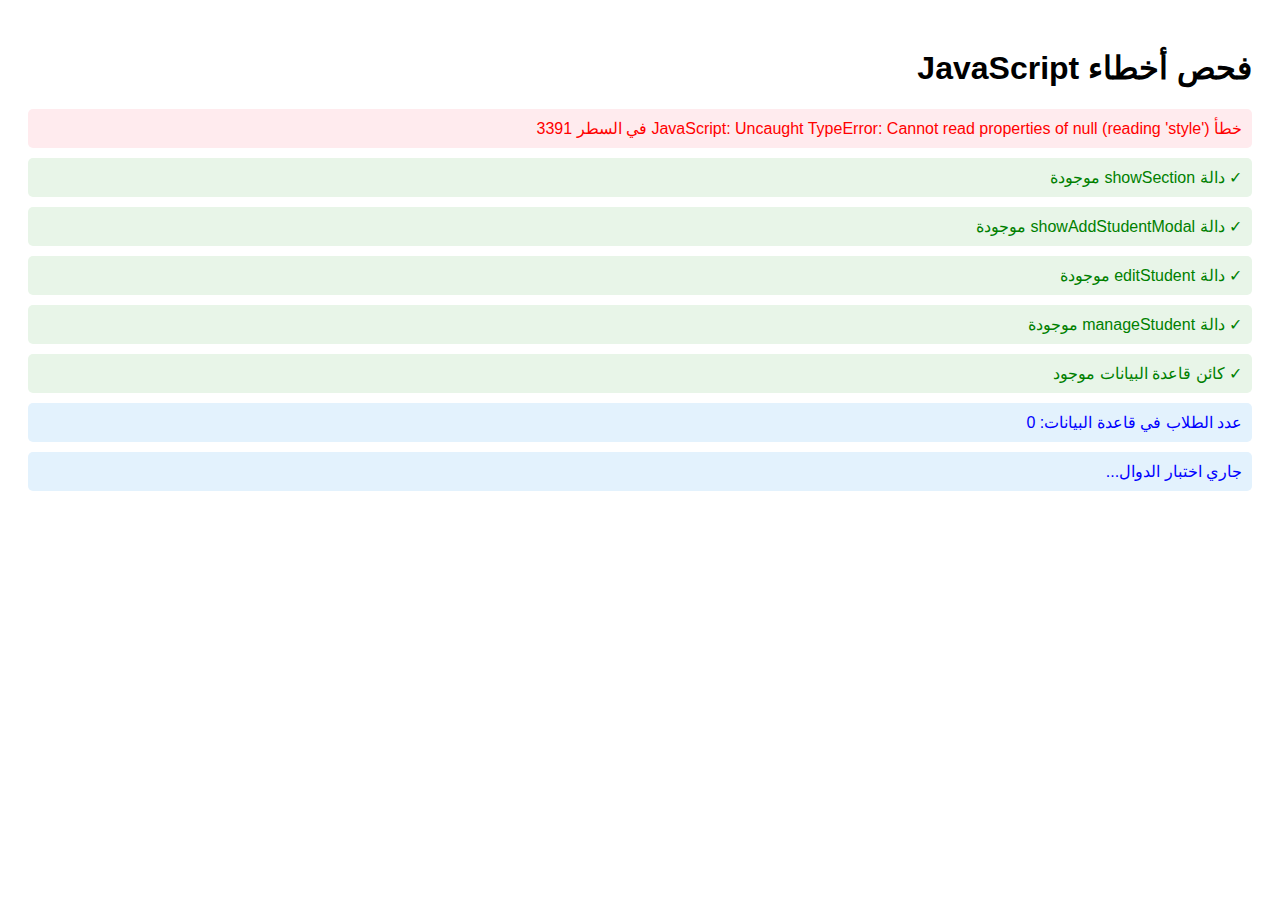
<file: debug.html>
<!DOCTYPE html>
<html lang="ar" dir="rtl">
<head>
    <meta charset="UTF-8">
    <meta name="viewport" content="width=device-width, initial-scale=1.0">
    <title>فحص الأخطاء</title>
    <style>
        body { font-family: Arial, sans-serif; padding: 20px; direction: rtl; }
        .error { color: red; background: #ffebee; padding: 10px; margin: 10px 0; border-radius: 5px; }
        .success { color: green; background: #e8f5e8; padding: 10px; margin: 10px 0; border-radius: 5px; }
        .info { color: blue; background: #e3f2fd; padding: 10px; margin: 10px 0; border-radius: 5px; }
    </style>
</head>
<body>
    <h1>فحص أخطاء JavaScript</h1>
    <div id="results"></div>
    
    <script src="database.js"></script>
    <script src="app.js"></script>
    
    <script>
        const results = document.getElementById('results');
        
        // فحص الأخطاء
        window.onerror = function(msg, url, line, col, error) {
            results.innerHTML += `<div class="error">خطأ JavaScript: ${msg} في السطر ${line}</div>`;
            return false;
        };
        
        // فحص تحميل الملفات والدوال
        document.addEventListener('DOMContentLoaded', function() {
            let checks = [];
            
            // فحص وجود الدوال الأساسية
            if (typeof showSection === 'function') {
                checks.push('<div class="success">✓ دالة showSection موجودة</div>');
            } else {
                checks.push('<div class="error">✗ دالة showSection غير موجودة</div>');
            }
            
            if (typeof showAddStudentModal === 'function') {
                checks.push('<div class="success">✓ دالة showAddStudentModal موجودة</div>');
            } else {
                checks.push('<div class="error">✗ دالة showAddStudentModal غير موجودة</div>');
            }
            
            if (typeof editStudent === 'function') {
                checks.push('<div class="success">✓ دالة editStudent موجودة</div>');
            } else {
                checks.push('<div class="error">✗ دالة editStudent غير موجودة</div>');
            }
            
            if (typeof manageStudent === 'function') {
                checks.push('<div class="success">✓ دالة manageStudent موجودة</div>');
            } else {
                checks.push('<div class="error">✗ دالة manageStudent غير موجودة</div>');
            }
            
            // فحص قاعدة البيانات
            if (typeof db === 'object') {
                checks.push('<div class="success">✓ كائن قاعدة البيانات موجود</div>');
            } else {
                checks.push('<div class="error">✗ كائن قاعدة البيانات غير موجود</div>');
            }
            
            // اختبار عملي
            try {
                const students = getStudents();
                checks.push(`<div class="info">عدد الطلاب في قاعدة البيانات: ${students.length}</div>`);
            } catch (error) {
                checks.push(`<div class="error">خطأ في استرجاع الطلاب: ${error.message}</div>`);
            }
            
            results.innerHTML += checks.join('');
            
            // اختبار تشغيل الدوال
            results.innerHTML += '<div class="info">جاري اختبار الدوال...</div>';
            
            setTimeout(() => {
                try {
                    showAddStudentModal();
                    results.innerHTML += '<div class="success">✓ تم تشغيل showAddStudentModal بنجاح</div>';
                    closeModal('add-student-modal');
                } catch (error) {
                    results.innerHTML += `<div class="error">✗ خطأ في showAddStudentModal: ${error.message}</div>`;
                }
            }, 1000);
        });
    </script>
</body>
</html>
</file>
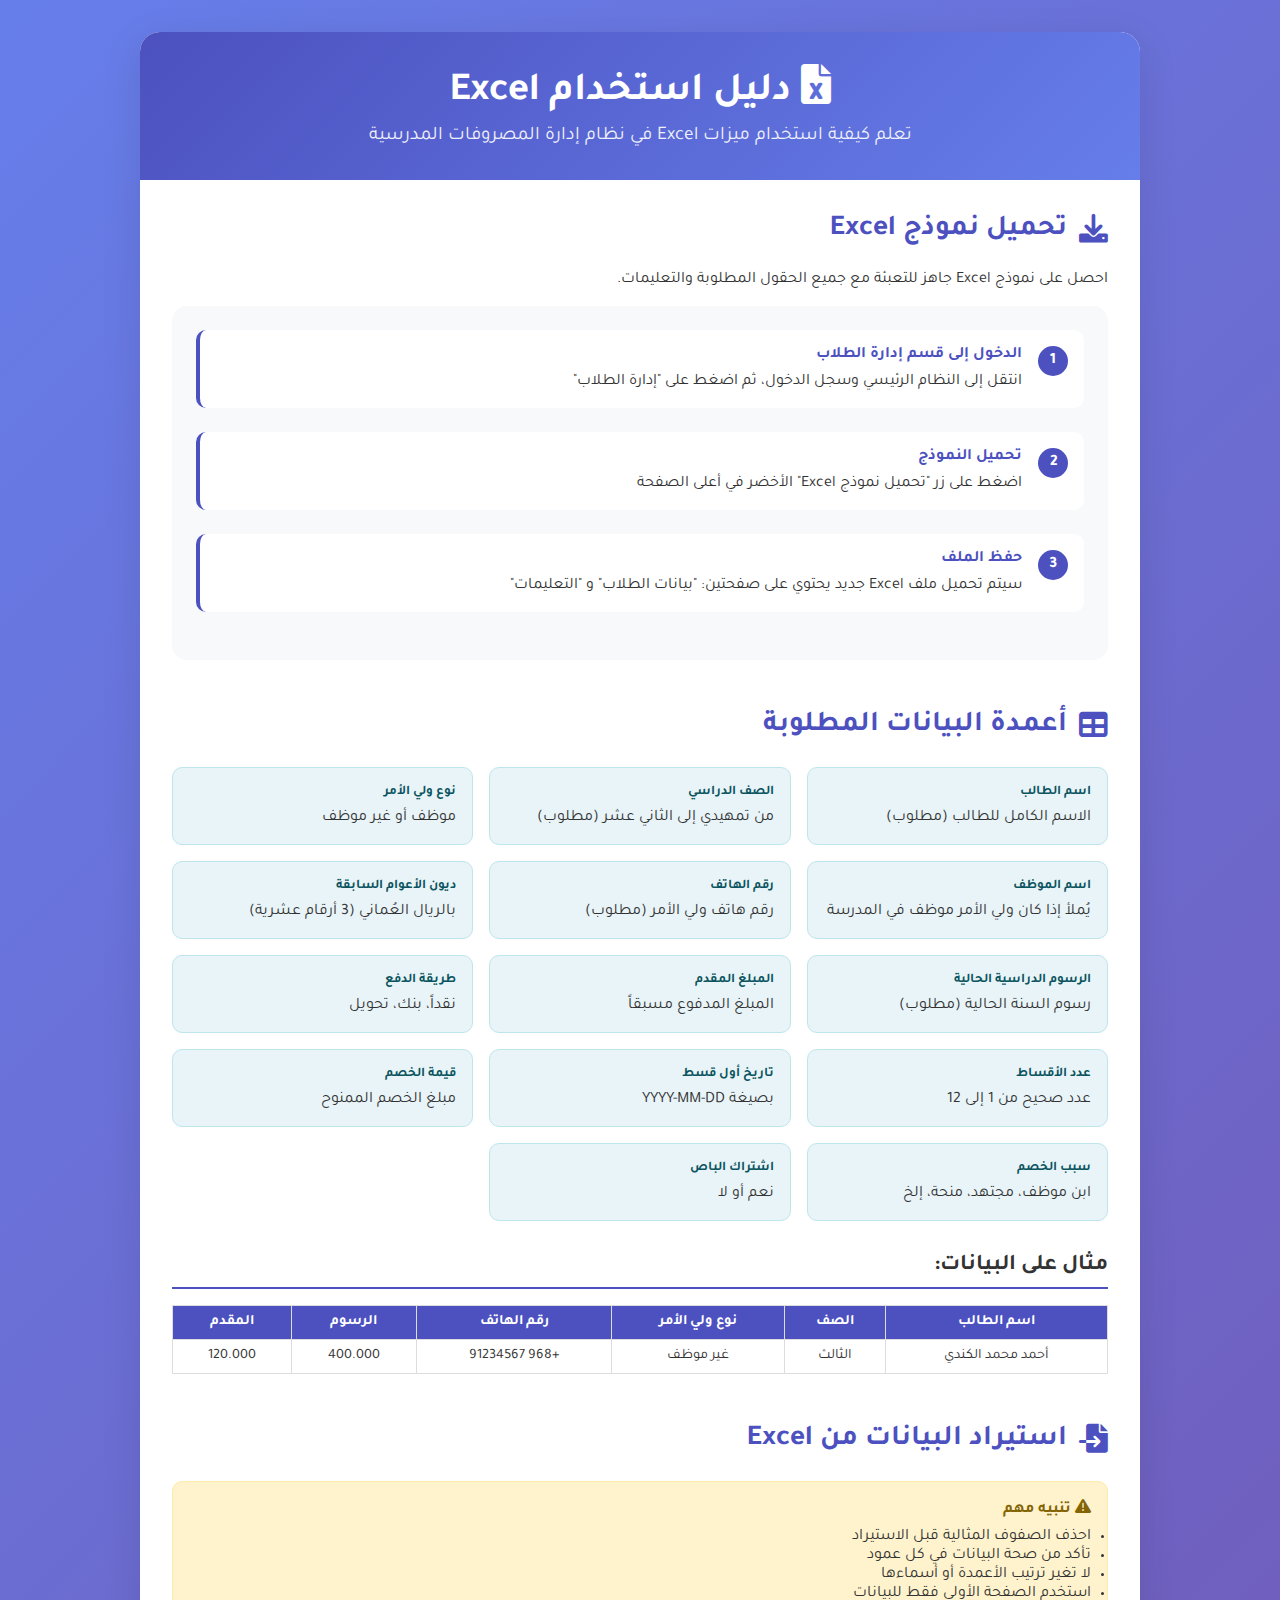
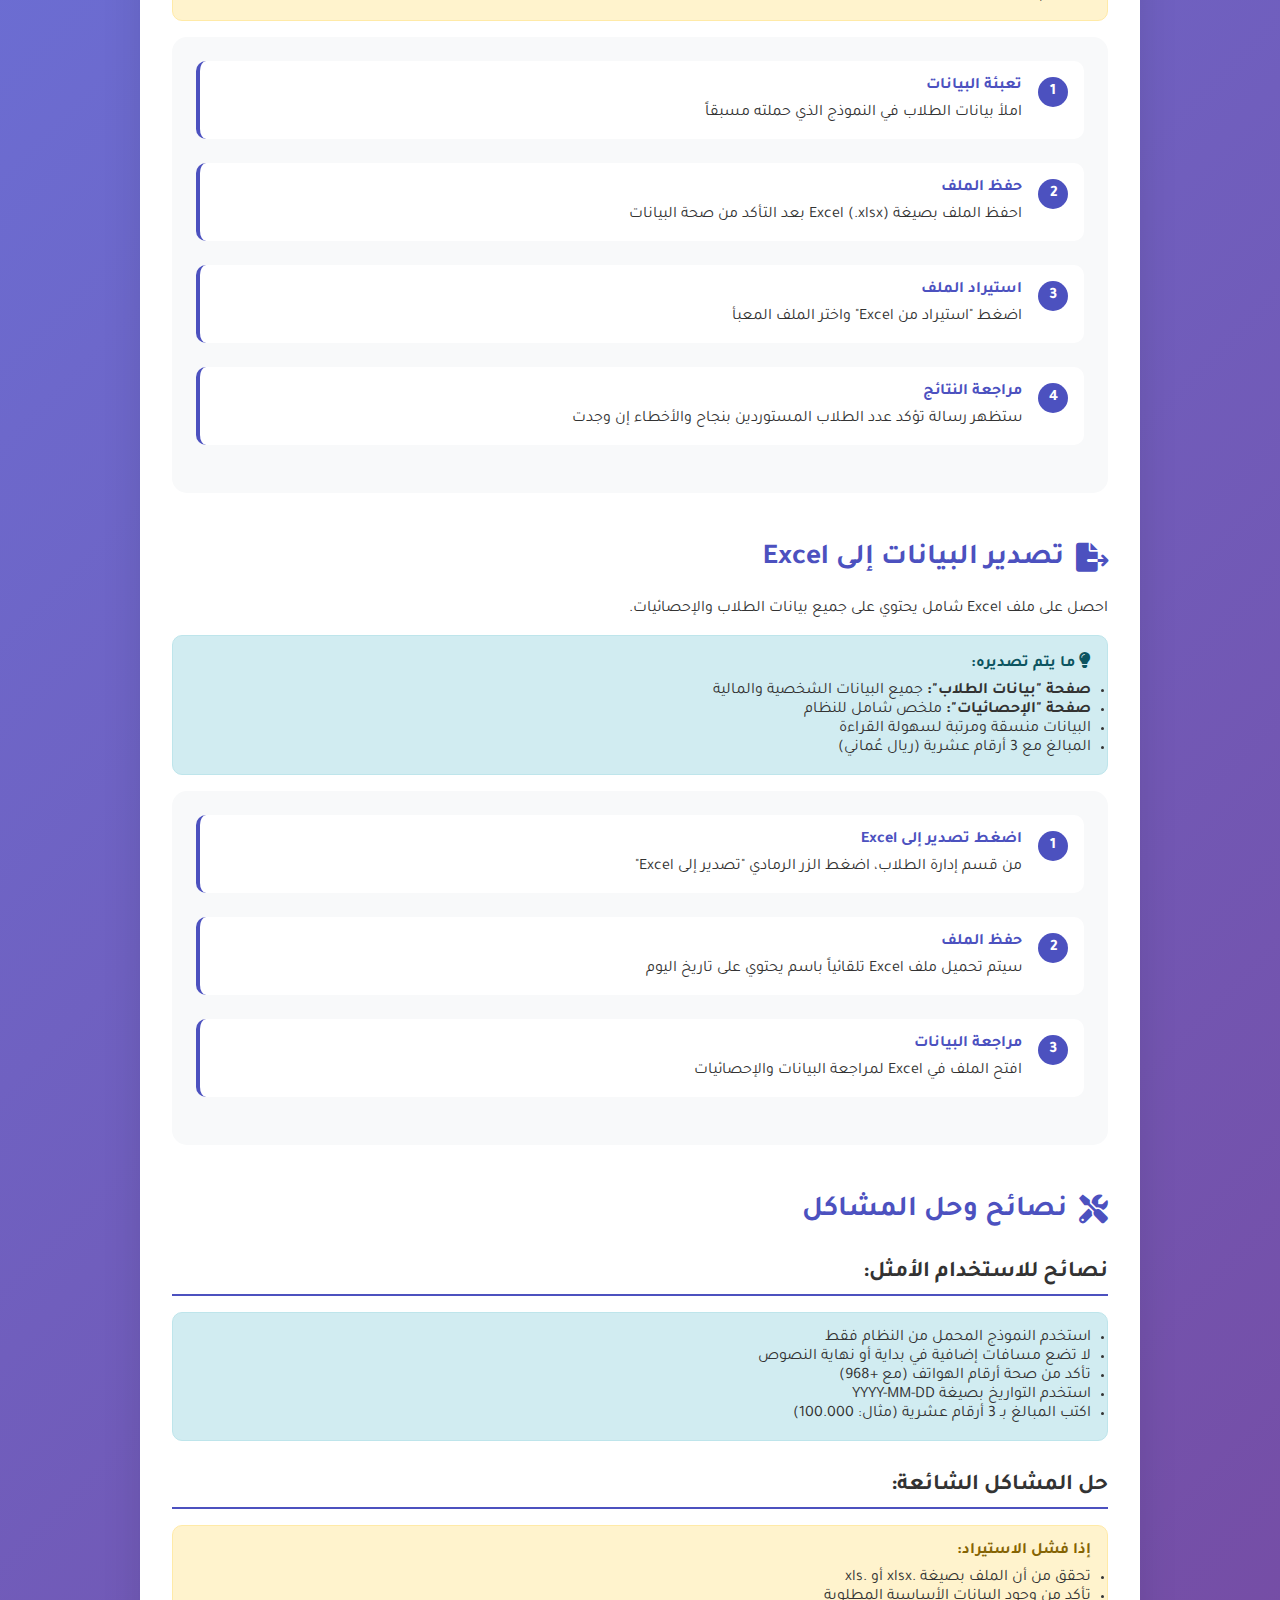
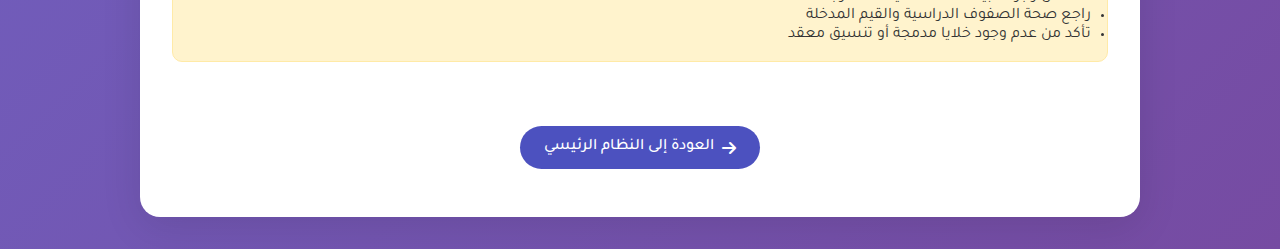
<file: excel-guide.html>
<!DOCTYPE html>
<html lang="ar" dir="rtl">
<head>
    <meta charset="UTF-8">
    <meta name="viewport" content="width=device-width, initial-scale=1.0">
    <title>دليل استخدام Excel - نظام إدارة المصروفات المدرسية</title>
    <link href="https://fonts.googleapis.com/css2?family=Tajawal:wght@300;400;500;700&display=swap" rel="stylesheet">
    <link rel="stylesheet" href="https://cdnjs.cloudflare.com/ajax/libs/font-awesome/6.0.0/css/all.min.css">
    <style>
        * {
            margin: 0;
            padding: 0;
            box-sizing: border-box;
        }

        body {
            font-family: 'Tajawal', Arial, sans-serif;
            background: linear-gradient(135deg, #667eea 0%, #764ba2 100%);
            min-height: 100vh;
            direction: rtl;
            color: #333;
            padding: 2rem;
        }

        .container {
            max-width: 1000px;
            margin: 0 auto;
            background: white;
            border-radius: 20px;
            box-shadow: 0 10px 40px rgba(0, 0, 0, 0.1);
            overflow: hidden;
        }

        .header {
            background: linear-gradient(135deg, #4c51bf, #667eea);
            color: white;
            padding: 2rem;
            text-align: center;
        }

        .header h1 {
            font-size: 2.5rem;
            margin-bottom: 0.5rem;
        }

        .header p {
            font-size: 1.2rem;
            opacity: 0.9;
        }

        .content {
            padding: 2rem;
        }

        .section {
            margin-bottom: 3rem;
        }

        .section h2 {
            color: #4c51bf;
            font-size: 1.8rem;
            margin-bottom: 1.5rem;
            display: flex;
            align-items: center;
            gap: 0.75rem;
        }

        .section h3 {
            color: #333;
            font-size: 1.4rem;
            margin: 2rem 0 1rem;
            border-bottom: 2px solid #4c51bf;
            padding-bottom: 0.5rem;
        }

        .steps {
            background: #f8f9fa;
            border-radius: 15px;
            padding: 1.5rem;
            margin: 1rem 0;
        }

        .step {
            display: flex;
            align-items: flex-start;
            gap: 1rem;
            margin-bottom: 1.5rem;
            padding: 1rem;
            background: white;
            border-radius: 10px;
            border-left: 4px solid #4c51bf;
        }

        .step-number {
            background: #4c51bf;
            color: white;
            width: 30px;
            height: 30px;
            border-radius: 50%;
            display: flex;
            align-items: center;
            justify-content: center;
            font-weight: bold;
            flex-shrink: 0;
        }

        .step-content {
            flex: 1;
        }

        .step-content h4 {
            color: #4c51bf;
            margin-bottom: 0.5rem;
        }

        .columns-grid {
            display: grid;
            grid-template-columns: repeat(auto-fit, minmax(300px, 1fr));
            gap: 1rem;
            margin: 1rem 0;
        }

        .column-info {
            background: #e8f4f8;
            padding: 1rem;
            border-radius: 10px;
            border: 1px solid #bee5eb;
        }

        .column-info h5 {
            color: #0c5460;
            margin-bottom: 0.5rem;
            font-weight: 600;
        }

        .warning {
            background: #fff3cd;
            border: 1px solid #ffeaa7;
            padding: 1rem;
            border-radius: 10px;
            margin: 1rem 0;
        }

        .warning h4 {
            color: #856404;
            margin-bottom: 0.5rem;
        }

        .tip {
            background: #d1ecf1;
            border: 1px solid #bee5eb;
            padding: 1rem;
            border-radius: 10px;
            margin: 1rem 0;
        }

        .tip h4 {
            color: #0c5460;
            margin-bottom: 0.5rem;
        }

        .example-table {
            width: 100%;
            border-collapse: collapse;
            margin: 1rem 0;
            font-size: 0.9rem;
        }

        .example-table th,
        .example-table td {
            border: 1px solid #ddd;
            padding: 0.5rem;
            text-align: center;
        }

        .example-table th {
            background: #4c51bf;
            color: white;
            font-weight: bold;
        }

        .btn {
            display: inline-flex;
            align-items: center;
            gap: 0.5rem;
            padding: 0.75rem 1.5rem;
            background: #4c51bf;
            color: white;
            text-decoration: none;
            border-radius: 50px;
            font-weight: 500;
            transition: all 0.3s ease;
            margin: 1rem 0;
        }

        .btn:hover {
            background: #3c41b1;
            transform: translateY(-2px);
        }

        .back-link {
            text-align: center;
            margin-top: 2rem;
        }
    </style>
</head>
<body>
    <div class="container">
        <div class="header">
            <h1><i class="fas fa-file-excel"></i> دليل استخدام Excel</h1>
            <p>تعلم كيفية استخدام ميزات Excel في نظام إدارة المصروفات المدرسية</p>
        </div>

        <div class="content">
            <!-- قسم تحميل النموذج -->
            <div class="section">
                <h2><i class="fas fa-download"></i> تحميل نموذج Excel</h2>
                <p>احصل على نموذج Excel جاهز للتعبئة مع جميع الحقول المطلوبة والتعليمات.</p>
                
                <div class="steps">
                    <div class="step">
                        <div class="step-number">1</div>
                        <div class="step-content">
                            <h4>الدخول إلى قسم إدارة الطلاب</h4>
                            <p>انتقل إلى النظام الرئيسي وسجل الدخول، ثم اضغط على "إدارة الطلاب"</p>
                        </div>
                    </div>
                    
                    <div class="step">
                        <div class="step-number">2</div>
                        <div class="step-content">
                            <h4>تحميل النموذج</h4>
                            <p>اضغط على زر "تحميل نموذج Excel" الأخضر في أعلى الصفحة</p>
                        </div>
                    </div>
                    
                    <div class="step">
                        <div class="step-number">3</div>
                        <div class="step-content">
                            <h4>حفظ الملف</h4>
                            <p>سيتم تحميل ملف Excel جديد يحتوي على صفحتين: "بيانات الطلاب" و "التعليمات"</p>
                        </div>
                    </div>
                </div>
            </div>

            <!-- قسم أعمدة البيانات -->
            <div class="section">
                <h2><i class="fas fa-table"></i> أعمدة البيانات المطلوبة</h2>
                
                <div class="columns-grid">
                    <div class="column-info">
                        <h5>اسم الطالب</h5>
                        <p>الاسم الكامل للطالب (مطلوب)</p>
                    </div>
                    
                    <div class="column-info">
                        <h5>الصف الدراسي</h5>
                        <p>من تمهيدي إلى الثاني عشر (مطلوب)</p>
                    </div>
                    
                    <div class="column-info">
                        <h5>نوع ولي الأمر</h5>
                        <p>موظف أو غير موظف</p>
                    </div>
                    
                    <div class="column-info">
                        <h5>اسم الموظف</h5>
                        <p>يُملأ إذا كان ولي الأمر موظف في المدرسة</p>
                    </div>
                    
                    <div class="column-info">
                        <h5>رقم الهاتف</h5>
                        <p>رقم هاتف ولي الأمر (مطلوب)</p>
                    </div>
                    
                    <div class="column-info">
                        <h5>ديون الأعوام السابقة</h5>
                        <p>بالريال العُماني (3 أرقام عشرية)</p>
                    </div>
                    
                    <div class="column-info">
                        <h5>الرسوم الدراسية الحالية</h5>
                        <p>رسوم السنة الحالية (مطلوب)</p>
                    </div>
                    
                    <div class="column-info">
                        <h5>المبلغ المقدم</h5>
                        <p>المبلغ المدفوع مسبقاً</p>
                    </div>
                    
                    <div class="column-info">
                        <h5>طريقة الدفع</h5>
                        <p>نقداً، بنك، تحويل</p>
                    </div>
                    
                    <div class="column-info">
                        <h5>عدد الأقساط</h5>
                        <p>عدد صحيح من 1 إلى 12</p>
                    </div>
                    
                    <div class="column-info">
                        <h5>تاريخ أول قسط</h5>
                        <p>بصيغة YYYY-MM-DD</p>
                    </div>
                    
                    <div class="column-info">
                        <h5>قيمة الخصم</h5>
                        <p>مبلغ الخصم الممنوح</p>
                    </div>
                    
                    <div class="column-info">
                        <h5>سبب الخصم</h5>
                        <p>ابن موظف، مجتهد، منحة، إلخ</p>
                    </div>
                    
                    <div class="column-info">
                        <h5>اشتراك الباص</h5>
                        <p>نعم أو لا</p>
                    </div>
                </div>

                <h3>مثال على البيانات:</h3>
                <table class="example-table">
                    <thead>
                        <tr>
                            <th>اسم الطالب</th>
                            <th>الصف</th>
                            <th>نوع ولي الأمر</th>
                            <th>رقم الهاتف</th>
                            <th>الرسوم</th>
                            <th>المقدم</th>
                        </tr>
                    </thead>
                    <tbody>
                        <tr>
                            <td>أحمد محمد الكندي</td>
                            <td>الثالث</td>
                            <td>غير موظف</td>
                            <td>+968 91234567</td>
                            <td>400.000</td>
                            <td>120.000</td>
                        </tr>
                    </tbody>
                </table>
            </div>

            <!-- قسم الاستيراد -->
            <div class="section">
                <h2><i class="fas fa-file-import"></i> استيراد البيانات من Excel</h2>
                
                <div class="warning">
                    <h4><i class="fas fa-exclamation-triangle"></i> تنبيه مهم</h4>
                    <ul>
                        <li>احذف الصفوف المثالية قبل الاستيراد</li>
                        <li>تأكد من صحة البيانات في كل عمود</li>
                        <li>لا تغير ترتيب الأعمدة أو أسماءها</li>
                        <li>استخدم الصفحة الأولى فقط للبيانات</li>
                    </ul>
                </div>
                
                <div class="steps">
                    <div class="step">
                        <div class="step-number">1</div>
                        <div class="step-content">
                            <h4>تعبئة البيانات</h4>
                            <p>املأ بيانات الطلاب في النموذج الذي حملته مسبقاً</p>
                        </div>
                    </div>
                    
                    <div class="step">
                        <div class="step-number">2</div>
                        <div class="step-content">
                            <h4>حفظ الملف</h4>
                            <p>احفظ الملف بصيغة Excel (.xlsx) بعد التأكد من صحة البيانات</p>
                        </div>
                    </div>
                    
                    <div class="step">
                        <div class="step-number">3</div>
                        <div class="step-content">
                            <h4>استيراد الملف</h4>
                            <p>اضغط "استيراد من Excel" واختر الملف المعبأ</p>
                        </div>
                    </div>
                    
                    <div class="step">
                        <div class="step-number">4</div>
                        <div class="step-content">
                            <h4>مراجعة النتائج</h4>
                            <p>ستظهر رسالة تؤكد عدد الطلاب المستوردين بنجاح والأخطاء إن وجدت</p>
                        </div>
                    </div>
                </div>
            </div>

            <!-- قسم التصدير -->
            <div class="section">
                <h2><i class="fas fa-file-export"></i> تصدير البيانات إلى Excel</h2>
                <p>احصل على ملف Excel شامل يحتوي على جميع بيانات الطلاب والإحصائيات.</p>
                
                <div class="tip">
                    <h4><i class="fas fa-lightbulb"></i> ما يتم تصديره:</h4>
                    <ul>
                        <li><strong>صفحة "بيانات الطلاب":</strong> جميع البيانات الشخصية والمالية</li>
                        <li><strong>صفحة "الإحصائيات":</strong> ملخص شامل للنظام</li>
                        <li>البيانات منسقة ومرتبة لسهولة القراءة</li>
                        <li>المبالغ مع 3 أرقام عشرية (ريال عُماني)</li>
                    </ul>
                </div>
                
                <div class="steps">
                    <div class="step">
                        <div class="step-number">1</div>
                        <div class="step-content">
                            <h4>اضغط تصدير إلى Excel</h4>
                            <p>من قسم إدارة الطلاب، اضغط الزر الرمادي "تصدير إلى Excel"</p>
                        </div>
                    </div>
                    
                    <div class="step">
                        <div class="step-number">2</div>
                        <div class="step-content">
                            <h4>حفظ الملف</h4>
                            <p>سيتم تحميل ملف Excel تلقائياً باسم يحتوي على تاريخ اليوم</p>
                        </div>
                    </div>
                    
                    <div class="step">
                        <div class="step-number">3</div>
                        <div class="step-content">
                            <h4>مراجعة البيانات</h4>
                            <p>افتح الملف في Excel لمراجعة البيانات والإحصائيات</p>
                        </div>
                    </div>
                </div>
            </div>

            <!-- نصائح وحلول المشاكل -->
            <div class="section">
                <h2><i class="fas fa-tools"></i> نصائح وحل المشاكل</h2>
                
                <h3>نصائح للاستخدام الأمثل:</h3>
                <div class="tip">
                    <ul>
                        <li>استخدم النموذج المحمل من النظام فقط</li>
                        <li>لا تضع مسافات إضافية في بداية أو نهاية النصوص</li>
                        <li>تأكد من صحة أرقام الهواتف (مع +968)</li>
                        <li>استخدم التواريخ بصيغة YYYY-MM-DD</li>
                        <li>اكتب المبالغ بـ 3 أرقام عشرية (مثال: 100.000)</li>
                    </ul>
                </div>
                
                <h3>حل المشاكل الشائعة:</h3>
                <div class="warning">
                    <h4>إذا فشل الاستيراد:</h4>
                    <ul>
                        <li>تحقق من أن الملف بصيغة .xlsx أو .xls</li>
                        <li>تأكد من وجود البيانات الأساسية المطلوبة</li>
                        <li>راجع صحة الصفوف الدراسية والقيم المدخلة</li>
                        <li>تأكد من عدم وجود خلايا مدمجة أو تنسيق معقد</li>
                    </ul>
                </div>
            </div>

            <div class="back-link">
                <a href="index.html" class="btn">
                    <i class="fas fa-arrow-right"></i>
                    العودة إلى النظام الرئيسي
                </a>
            </div>
        </div>
    </div>
</body>
</html>
</file>
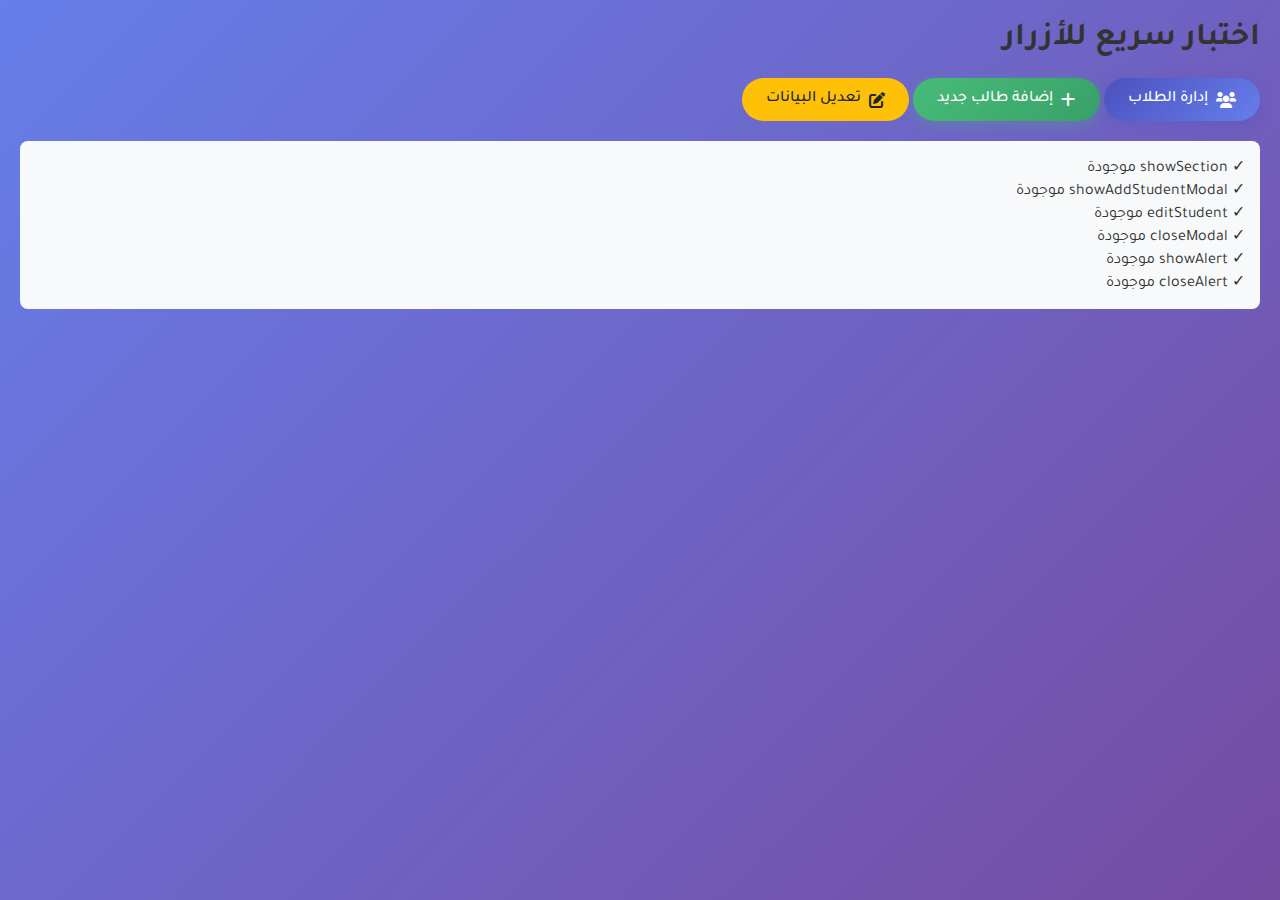
<file: quick_test.html>
<!DOCTYPE html>
<html lang="ar" dir="rtl">
<head>
    <meta charset="UTF-8">
    <meta name="viewport" content="width=device-width, initial-scale=1.0">
    <title>اختبار سريع</title>
    <link rel="stylesheet" href="styles.css">
    <link href="https://fonts.googleapis.com/css2?family=Tajawal:wght@300;400;500;700&display=swap" rel="stylesheet">
    <link rel="stylesheet" href="https://cdnjs.cloudflare.com/ajax/libs/font-awesome/6.0.0/css/all.min.css">
</head>
<body>
    <div style="padding: 20px;">
        <h1>اختبار سريع للأزرار</h1>
        
        <div style="margin: 20px 0;">
            <button class="btn btn-primary" onclick="showSection('students')">
                <i class="fas fa-users"></i>
                إدارة الطلاب
            </button>
            
            <button class="btn btn-success" onclick="showAddStudentModal()">
                <i class="fas fa-plus"></i>
                إضافة طالب جديد
            </button>
            
            <button class="btn btn-warning" onclick="editStudent(1)">
                <i class="fas fa-edit"></i>
                تعديل البيانات
            </button>
        </div>
        
        <div id="result" style="margin-top: 20px; padding: 15px; background: #f8f9fa; border-radius: 8px;">
            جاري التحقق من الدوال...
        </div>
        
        <!-- نافذة التنبيهات -->
        <div id="alert-overlay" class="alert-overlay">
            <div class="alert-box">
                <div class="alert-icon">
                    <i id="alert-icon" class="fas fa-info-circle"></i>
                </div>
                <div class="alert-content">
                    <p id="alert-message"></p>
                </div>
                <div class="alert-actions">
                    <button class="btn btn-primary" onclick="closeAlert()">حسناً</button>
                </div>
            </div>
        </div>
        
        <!-- نافذة إضافة طالب -->
        <div id="add-student-modal" class="modal">
            <div class="modal-content">
                <div class="modal-header">
                    <h2>إضافة طالب جديد</h2>
                    <span class="close" onclick="closeModal('add-student-modal')">&times;</span>
                </div>
                <div class="modal-body">
                    <p>نافذة إضافة طالب تعمل!</p>
                </div>
            </div>
        </div>
        
        <!-- نافذة تعديل طالب -->
        <div id="edit-student-modal" class="modal">
            <div class="modal-content">
                <div class="modal-header">
                    <h2>تعديل بيانات الطالب</h2>
                    <span class="close" onclick="closeModal('edit-student-modal')">&times;</span>
                </div>
                <div class="modal-body">
                    <p>نافذة تعديل الطالب تعمل!</p>
                </div>
            </div>
        </div>
    </div>

    <script src="database.js"></script>
    <script src="app.js"></script>
    
    <script>
        document.addEventListener('DOMContentLoaded', function() {
            const result = document.getElementById('result');
            let messages = [];
            
            // فحص الدوال
            const functions = [
                'showSection',
                'showAddStudentModal', 
                'editStudent',
                'closeModal',
                'showAlert',
                'closeAlert'
            ];
            
            functions.forEach(func => {
                if (typeof window[func] === 'function') {
                    messages.push(`✓ ${func} موجودة`);
                } else {
                    messages.push(`✗ ${func} غير موجودة`);
                }
            });
            
            result.innerHTML = messages.join('<br>');
            
            // اختبار بسيط
            setTimeout(() => {
                try {
                    showAlert('اختبار التنبيه', 'success');
                    setTimeout(() => closeAlert(), 2000);
                } catch (error) {
                    result.innerHTML += '<br><span style="color: red;">خطأ في showAlert: ' + error.message + '</span>';
                }
            }, 1000);
        });
    </script>
</body>
</html>
</file>
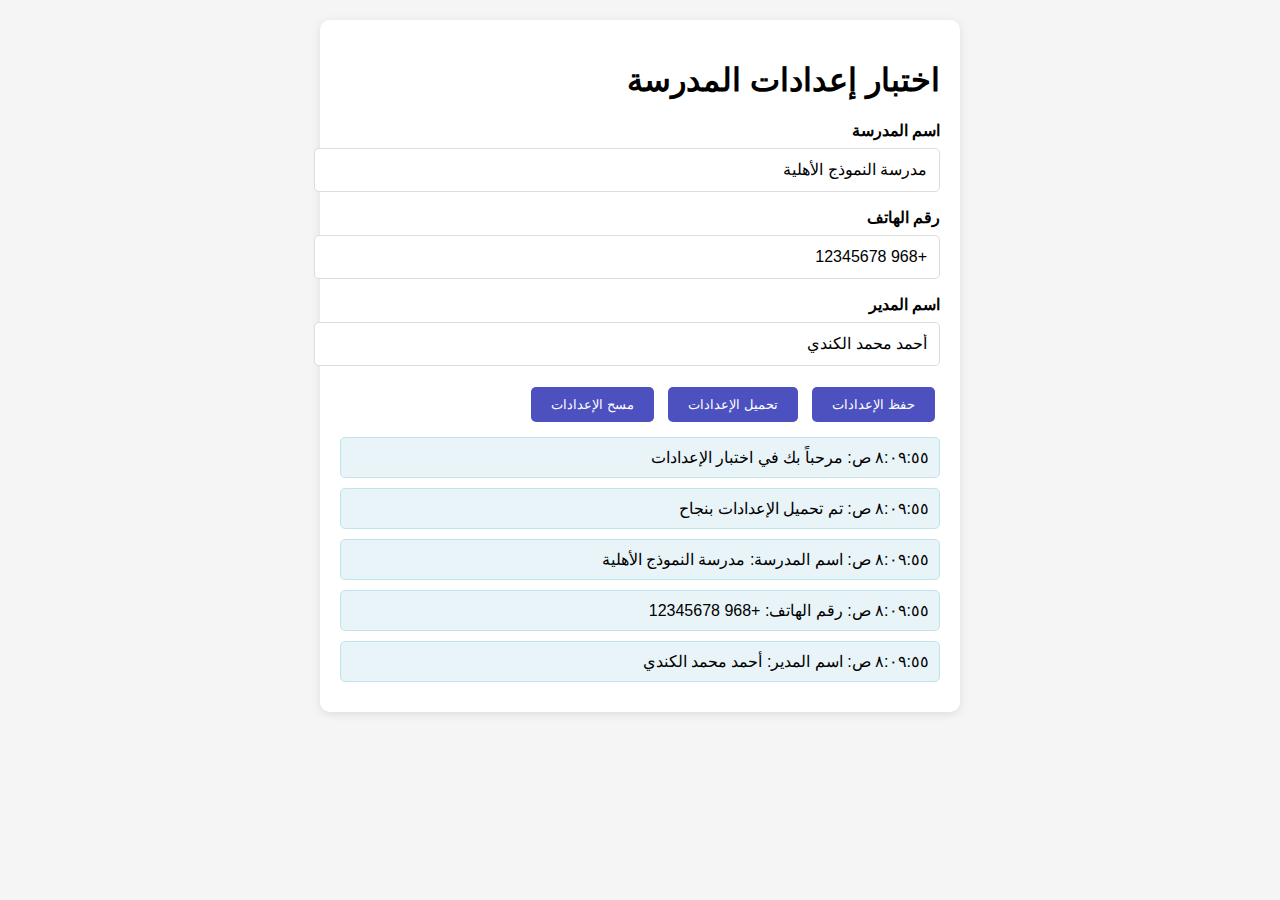
<file: settings-test.html>
<!DOCTYPE html>
<html lang="ar" dir="rtl">
<head>
    <meta charset="UTF-8">
    <meta name="viewport" content="width=device-width, initial-scale=1.0">
    <title>اختبار إعدادات المدرسة</title>
    <style>
        body {
            font-family: 'Tajawal', Arial, sans-serif;
            margin: 20px;
            background: #f5f5f5;
            direction: rtl;
        }
        .test-container {
            background: white;
            padding: 20px;
            border-radius: 10px;
            box-shadow: 0 2px 10px rgba(0,0,0,0.1);
            max-width: 600px;
            margin: 0 auto;
        }
        .form-group {
            margin-bottom: 1rem;
        }
        label {
            display: block;
            margin-bottom: 0.5rem;
            font-weight: bold;
        }
        input {
            width: 100%;
            padding: 0.75rem;
            border: 1px solid #ddd;
            border-radius: 5px;
            font-size: 1rem;
        }
        .btn {
            background: #4c51bf;
            color: white;
            padding: 10px 20px;
            border: none;
            border-radius: 5px;
            cursor: pointer;
            margin: 5px;
        }
        .btn:hover {
            background: #3c41b1;
        }
        .result {
            margin: 10px 0;
            padding: 10px;
            border-radius: 5px;
            background: #e8f4f8;
            border: 1px solid #bee5eb;
        }
    </style>
</head>
<body>
    <div class="test-container">
        <h1>اختبار إعدادات المدرسة</h1>
        
        <div class="form-group">
            <label>اسم المدرسة</label>
            <input type="text" id="school-name" placeholder="أدخل اسم المدرسة">
        </div>
        
        <div class="form-group">
            <label>رقم الهاتف</label>
            <input type="text" id="school-phone" placeholder="أدخل رقم الهاتف">
        </div>
        
        <div class="form-group">
            <label>اسم المدير</label>
            <input type="text" id="school-director" placeholder="أدخل اسم المدير">
        </div>
        
        <button class="btn" onclick="saveSettings()">حفظ الإعدادات</button>
        <button class="btn" onclick="loadSettings()">تحميل الإعدادات</button>
        <button class="btn" onclick="clearSettings()">مسح الإعدادات</button>
        
        <div id="results"></div>
    </div>

    <script src="database.js"></script>
    <script>
        function logResult(message) {
            const resultsDiv = document.getElementById('results');
            const resultDiv = document.createElement('div');
            resultDiv.className = 'result';
            resultDiv.textContent = `${new Date().toLocaleTimeString('ar-SA')}: ${message}`;
            resultsDiv.appendChild(resultDiv);
        }

        function saveSettings() {
            const name = document.getElementById('school-name').value;
            const phone = document.getElementById('school-phone').value;
            const director = document.getElementById('school-director').value;
            
            if (!name.trim()) {
                logResult('اسم المدرسة مطلوب');
                return;
            }
            
            const settings = {
                name: name.trim(),
                phone: phone.trim(),
                director: director.trim(),
                academic_year: '2024-2025',
                updated_at: new Date().toISOString()
            };
            
            const result = db.updateSchoolSettings(settings);
            
            if (result.success) {
                logResult('تم حفظ الإعدادات بنجاح');
            } else {
                logResult('خطأ في حفظ الإعدادات: ' + result.error);
            }
        }

        function loadSettings() {
            const settings = db.getSchoolSettings();
            
            if (settings) {
                document.getElementById('school-name').value = settings.name || '';
                document.getElementById('school-phone').value = settings.phone || '';
                document.getElementById('school-director').value = settings.director || '';
                
                logResult('تم تحميل الإعدادات بنجاح');
                logResult('اسم المدرسة: ' + settings.name);
                logResult('رقم الهاتف: ' + settings.phone);
                logResult('اسم المدير: ' + settings.director);
            } else {
                logResult('لا توجد إعدادات محفوظة');
            }
        }

        function clearSettings() {
            localStorage.removeItem('school_settings');
            document.getElementById('school-name').value = '';
            document.getElementById('school-phone').value = '';
            document.getElementById('school-director').value = '';
            logResult('تم مسح الإعدادات');
        }

        // تحميل الإعدادات عند فتح الصفحة
        window.onload = function() {
            logResult('مرحباً بك في اختبار الإعدادات');
            loadSettings();
        };
    </script>
</body>
</html>
</file>
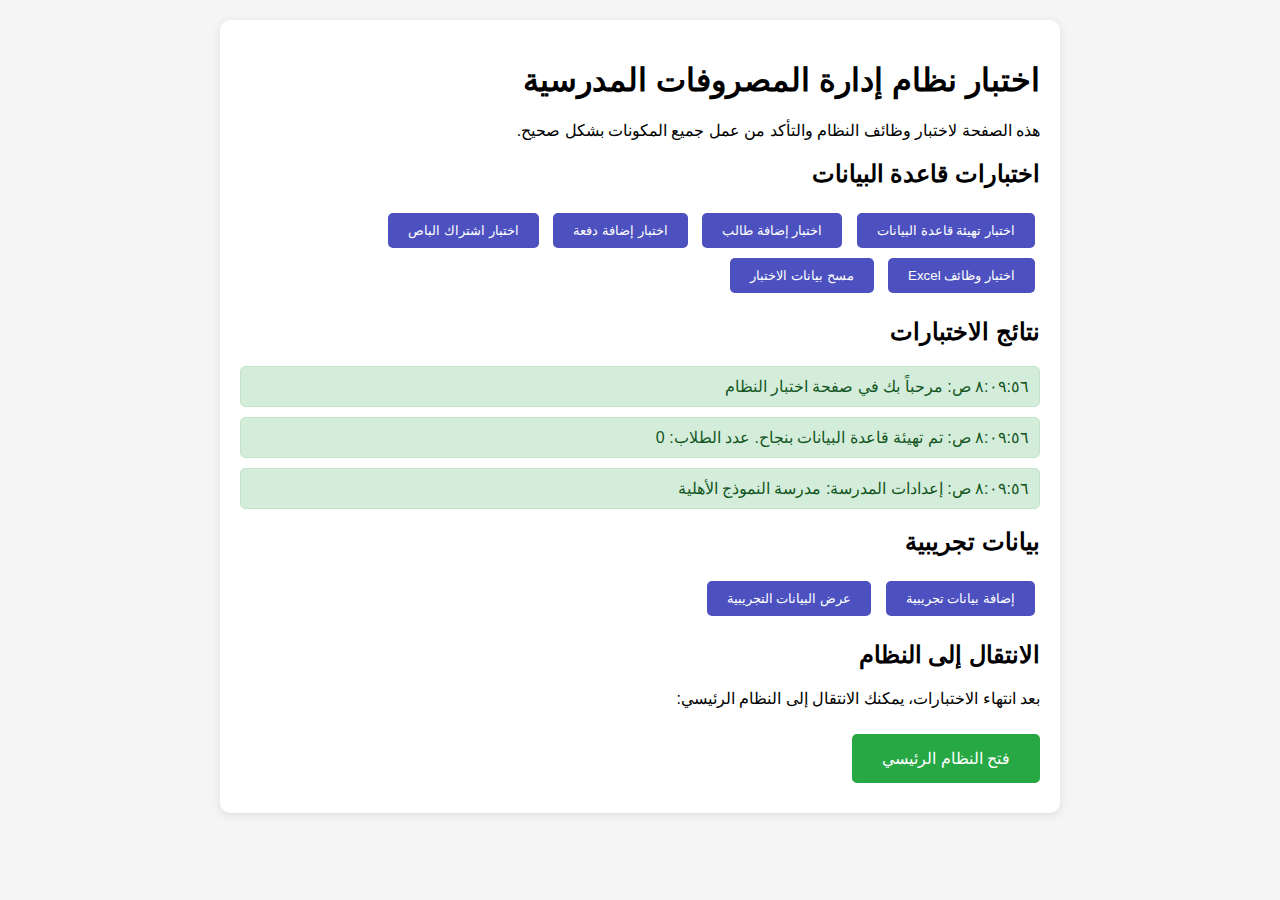
<file: test.html>
<!DOCTYPE html>
<html lang="ar" dir="rtl">
<head>
    <meta charset="UTF-8">
    <meta name="viewport" content="width=device-width, initial-scale=1.0">
    <title>اختبار نظام إدارة المصروفات المدرسية</title>
    <style>
        body {
            font-family: 'Tajawal', Arial, sans-serif;
            margin: 20px;
            background: #f5f5f5;
            direction: rtl;
        }
        .test-container {
            background: white;
            padding: 20px;
            border-radius: 10px;
            box-shadow: 0 2px 10px rgba(0,0,0,0.1);
            max-width: 800px;
            margin: 0 auto;
        }
        .test-button {
            background: #4c51bf;
            color: white;
            border: none;
            padding: 10px 20px;
            margin: 5px;
            border-radius: 5px;
            cursor: pointer;
        }
        .test-button:hover {
            background: #3c41b1;
        }
        .result {
            margin: 10px 0;
            padding: 10px;
            border-radius: 5px;
            background: #e8f4f8;
            border: 1px solid #bee5eb;
        }
        .error {
            background: #f8d7da;
            border-color: #f5c6cb;
            color: #721c24;
        }
        .success {
            background: #d4edda;
            border-color: #c3e6cb;
            color: #155724;
        }
    </style>
</head>
<body>
    <div class="test-container">
        <h1>اختبار نظام إدارة المصروفات المدرسية</h1>
        <p>هذه الصفحة لاختبار وظائف النظام والتأكد من عمل جميع المكونات بشكل صحيح.</p>
        
        <h2>اختبارات قاعدة البيانات</h2>
        <button class="test-button" onclick="testDatabaseInitialization()">اختبار تهيئة قاعدة البيانات</button>
        <button class="test-button" onclick="testAddStudent()">اختبار إضافة طالب</button>
        <button class="test-button" onclick="testAddPayment()">اختبار إضافة دفعة</button>
        <button class="test-button" onclick="testBusSubscription()">اختبار اشتراك الباص</button>
        <button class="test-button" onclick="testExcelFunctions()">اختبار وظائف Excel</button>
        <button class="test-button" onclick="clearTestData()">مسح بيانات الاختبار</button>
        
        <h2>نتائج الاختبارات</h2>
        <div id="test-results"></div>
        
        <h2>بيانات تجريبية</h2>
        <button class="test-button" onclick="addSampleData()">إضافة بيانات تجريبية</button>
        <button class="test-button" onclick="viewSampleData()">عرض البيانات التجريبية</button>
        
        <h2>الانتقال إلى النظام</h2>
        <p>بعد انتهاء الاختبارات، يمكنك الانتقال إلى النظام الرئيسي:</p>
        <a href="index.html" style="display: inline-block; background: #28a745; color: white; padding: 15px 30px; text-decoration: none; border-radius: 5px; margin: 10px 0;">
            فتح النظام الرئيسي
        </a>
    </div>

    <script src="database.js"></script>
    <script>
        function logResult(message, type = 'info') {
            const resultsDiv = document.getElementById('test-results');
            const resultDiv = document.createElement('div');
            resultDiv.className = `result ${type}`;
            resultDiv.textContent = `${new Date().toLocaleTimeString('ar-SA')}: ${message}`;
            resultsDiv.appendChild(resultDiv);
            resultsDiv.scrollTop = resultsDiv.scrollHeight;
        }

        function testDatabaseInitialization() {
            try {
                // اختبار تهيئة قاعدة البيانات
                const testDb = new DatabaseManager();
                const students = testDb.getStudents();
                const settings = testDb.getSchoolSettings();
                
                logResult(`تم تهيئة قاعدة البيانات بنجاح. عدد الطلاب: ${students.length}`, 'success');
                logResult(`إعدادات المدرسة: ${settings.name}`, 'success');
            } catch (error) {
                logResult(`خطأ في تهيئة قاعدة البيانات: ${error.message}`, 'error');
            }
        }

        function testAddStudent() {
            try {
                const studentData = {
                    academic_year: '2024-2025',
                    name: 'أحمد محمد الكندي',
                    grade: 'الثالث',
                    guardian_name: 'أحمد محمد الكندي - ولي الأمر',
                    guardian_type: 'غير موظف',
                    phone: '+968 91234567',
                    email: '',
                    guardian_relation: 'ولي الأمر',
                    previous_debts: 0,
                    current_fees: 400.000,
                    advance_payment: 120.000,
                    payment_method: 'نقداً',
                    installments_count: 3,
                    first_installment_date: '2024-09-01',
                    discount_amount: 40.000,
                    discount_reason: 'ابن موظف',
                    bus_subscription: 'نعم'
                };

                const result = db.addStudent(studentData);
                
                if (result.success) {
                    logResult(`تم إضافة الطالب بنجاح. رقم الطالب: ${result.student.student_number}`, 'success');
                } else {
                    logResult(`فشل في إضافة الطالب: ${result.error}`, 'error');
                }
            } catch (error) {
                logResult(`خطأ في اختبار إضافة الطالب: ${error.message}`, 'error');
            }
        }

        function testAddPayment() {
            try {
                const students = db.getStudents();
                if (students.length === 0) {
                    logResult('لا توجد طلاب لاختبار الدفعات. أضف طالب أولاً.', 'error');
                    return;
                }

                const paymentData = {
                    student_id: students[0].id,
                    amount: 140.000,
                    payment_method: 'نقداً',
                    payment_type: 'قسط',
                    notes: 'دفعة اختبار'
                };

                const result = db.addPayment(paymentData);
                
                if (result.success) {
                    logResult(`تم إضافة الدفعة بنجاح. رقم السند: ${result.payment.receipt_number}`, 'success');
                } else {
                    logResult(`فشل في إضافة الدفعة: ${result.error}`, 'error');
                }
            } catch (error) {
                logResult(`خطأ في اختبار إضافة الدفعة: ${error.message}`, 'error');
            }
        }

        function testBusSubscription() {
            try {
                const students = db.getStudents();
                if (students.length === 0) {
                    logResult('لا توجد طلاب لاختبار اشتراك الباص. أضف طالب أولاً.', 'error');
                    return;
                }

                const subscriptionData = {
                    student_id: students[0].id,
                    monthly_fee: 20.000,
                    start_date: '2024-09-01',
                    months_count: 3,
                    payment_method: 'نقداً',
                    notes: 'اشتراك تجريبي'
                };

                const result = db.addBusSubscription(subscriptionData);
                
                if (result.success) {
                    logResult(`تم إضافة اشتراك الباص بنجاح. ID: ${result.subscription.id}`, 'success');
                } else {
                    logResult(`فشل في إضافة اشتراك الباص: ${result.error}`, 'error');
                }
            } catch (error) {
                logResult(`خطأ في اختبار اشتراك الباص: ${error.message}`, 'error');
            }
        }

        function clearTestData() {
            if (confirm('هل أنت متأكد من مسح جميع البيانات؟')) {
                try {
                    const result = db.clearDatabase();
                    if (result.success) {
                        logResult('تم مسح جميع البيانات بنجاح', 'success');
                    } else {
                        logResult('فشل في مسح البيانات', 'error');
                    }
                } catch (error) {
                    logResult(`خطأ في مسح البيانات: ${error.message}`, 'error');
                }
            }
        }

        function addSampleData() {
            try {
                const sampleStudents = [
                    {
                        academic_year: '2024-2025',
                        name: 'فاطمة سالم البوسعيدية',
                        grade: 'الرابع',
                        guardian_name: 'فاطمة سالم البوسعيدية - ولي الأمر',
                        guardian_type: 'موظف',
                        employee_name: 'سالم البوسعيدي',
                        phone: '+968 91111111',
                        email: '',
                        guardian_relation: 'ولي الأمر',
                        previous_debts: 80.000,
                        current_fees: 480.000,
                        advance_payment: 200.000,
                        payment_method: 'بنك',
                        installments_count: 4,
                        first_installment_date: '2024-09-15',
                        discount_amount: 60.000,
                        discount_reason: 'ابن موظف',
                        bus_subscription: 'نعم'
                    },
                    {
                        academic_year: '2024-2025',
                        name: 'عبدالله أحمد الهنائي',
                        grade: 'السادس',
                        guardian_name: 'عبدالله أحمد الهنائي - ولي الأمر',
                        guardian_type: 'غير موظف',
                        phone: '+968 92222222',
                        email: '',
                        guardian_relation: 'ولي الأمر',
                        previous_debts: 0,
                        current_fees: 440.000,
                        advance_payment: 80.000,
                        payment_method: 'نقداً',
                        installments_count: 3,
                        first_installment_date: '2024-10-01',
                        discount_amount: 0,
                        discount_reason: '',
                        bus_subscription: 'لا'
                    },
                    {
                        academic_year: '2024-2025',
                        name: 'مريم خالد الرواحية',
                        grade: 'الثاني',
                        guardian_name: 'مريم خالد الرواحية - ولي الأمر',
                        guardian_type: 'غير موظف',
                        phone: '+968 93333333',
                        email: '',
                        guardian_relation: 'ولي الأمر',
                        previous_debts: 60.000,
                        current_fees: 380.000,
                        advance_payment: 120.000,
                        payment_method: 'تحويل',
                        installments_count: 2,
                        first_installment_date: '2024-09-10',
                        discount_amount: 20.000,
                        discount_reason: 'مجتهد دراسياً',
                        bus_subscription: 'نعم'
                    }
                ];

                let addedCount = 0;
                sampleStudents.forEach(studentData => {
                    const result = db.addStudent(studentData);
                    if (result.success) {
                        addedCount++;
                    }
                });

                logResult(`تم إضافة ${addedCount} طالب من البيانات التجريبية`, 'success');
            } catch (error) {
                logResult(`خطأ في إضافة البيانات التجريبية: ${error.message}`, 'error');
            }
        }

        function viewSampleData() {
            try {
                const students = db.getStudents();
                const fees = db.getFees();
                const payments = db.getPayments();
                const busSubscriptions = db.getBusSubscriptions();

                logResult(`عدد الطلاب: ${students.length}`, 'info');
                logResult(`عدد سجلات الرسوم: ${fees.length}`, 'info');
                logResult(`عدد المدفوعات: ${payments.length}`, 'info');
                logResult(`عدد اشتراكات الباص: ${busSubscriptions.length}`, 'info');

                const stats = db.getDashboardStats();
                logResult(`إجمالي الرسوم: ${stats.totalFees.toFixed(3)} ر.ع`, 'info');
                logResult(`المبالغ المسددة: ${stats.totalPaid.toFixed(3)} ر.ع`, 'info');
                logResult(`المبالغ المعلقة: ${stats.totalPending.toFixed(3)} ر.ع`, 'info');
            } catch (error) {
                logResult(`خطأ في عرض البيانات: ${error.message}`, 'error');
            }
        }

        function testExcelFunctions() {
            try {
                // التحقق من توفر مكتبة xlsx
                if (typeof XLSX === 'undefined') {
                    logResult('مكتبة XLSX غير محملة. يرجى التأكد من تضمينها في الصفحة الرئيسية.', 'error');
                    return;
                }
                
                logResult('مكتبة XLSX متوفرة ومحملة بنجاح', 'success');
                logResult('يمكنك الآن اختبار وظائف Excel من الصفحة الرئيسية', 'success');
                logResult('الوظائف المتاحة: تحميل نموذج Excel، استيراد من Excel، تصدير إلى Excel', 'info');
                
            } catch (error) {
                logResult(`خطأ في اختبار وظائف Excel: ${error.message}`, 'error');
            }
        }

        // تشغيل اختبار أولي عند تحميل الصفحة
        window.onload = function() {
            logResult('مرحباً بك في صفحة اختبار النظام', 'success');
            testDatabaseInitialization();
        };
    </script>
</body>
</html>
</file>
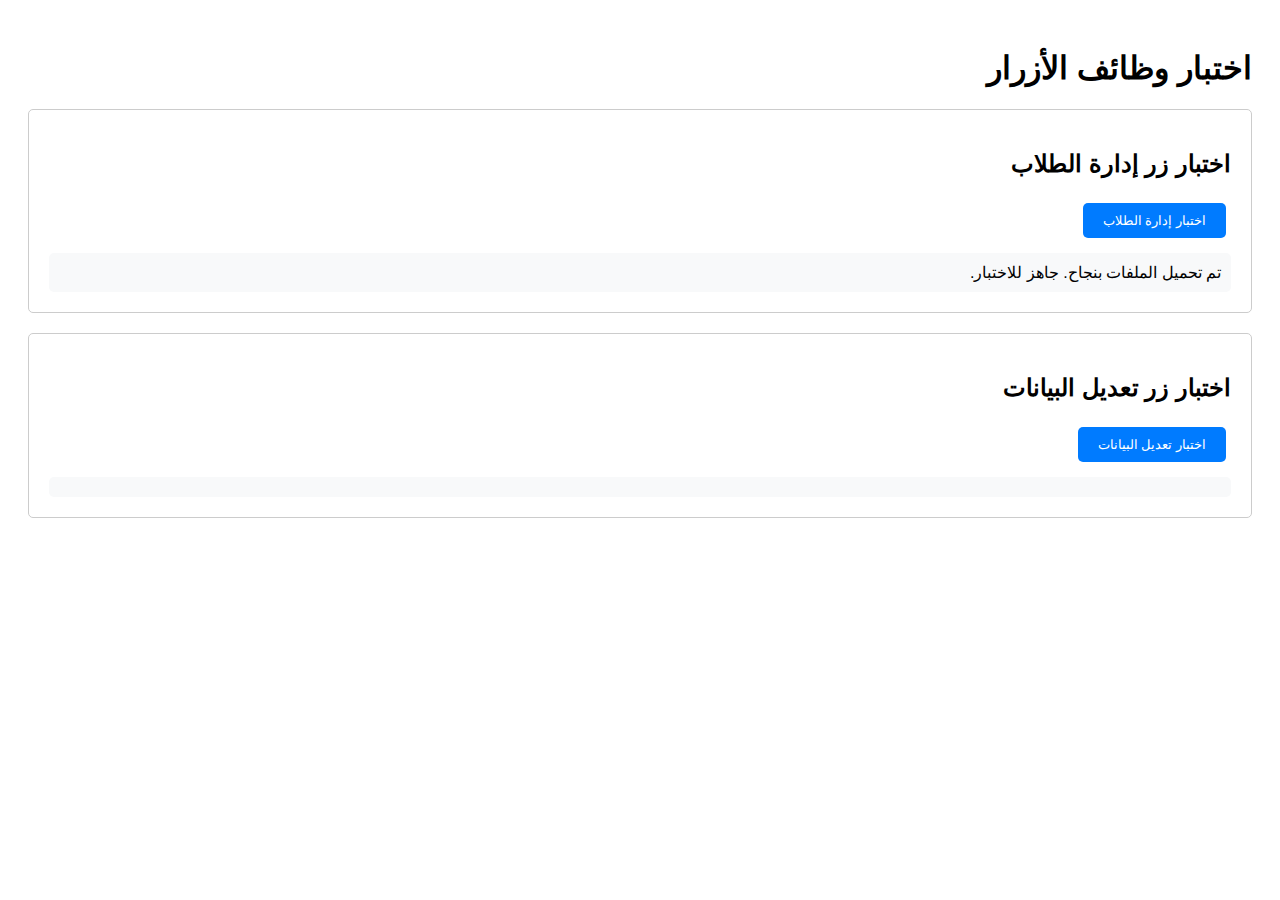
<file: test_buttons.html>
<!DOCTYPE html>
<html lang="ar" dir="rtl">
<head>
    <meta charset="UTF-8">
    <meta name="viewport" content="width=device-width, initial-scale=1.0">
    <title>اختبار الأزرار</title>
    <style>
        body {
            font-family: Arial, sans-serif;
            padding: 20px;
            direction: rtl;
        }
        .test-section {
            margin: 20px 0;
            padding: 20px;
            border: 1px solid #ccc;
            border-radius: 5px;
        }
        button {
            margin: 5px;
            padding: 10px 20px;
            border: none;
            border-radius: 5px;
            cursor: pointer;
            background: #007bff;
            color: white;
        }
        button:hover {
            background: #0056b3;
        }
        .result {
            margin-top: 10px;
            padding: 10px;
            background: #f8f9fa;
            border-radius: 5px;
        }
    </style>
</head>
<body>
    <h1>اختبار وظائف الأزرار</h1>
    
    <div class="test-section">
        <h2>اختبار زر إدارة الطلاب</h2>
        <button onclick="testStudentManagement()">اختبار إدارة الطلاب</button>
        <div id="student-test-result" class="result"></div>
    </div>
    
    <div class="test-section">
        <h2>اختبار زر تعديل البيانات</h2>
        <button onclick="testEditButton()">اختبار تعديل البيانات</button>
        <div id="edit-test-result" class="result"></div>
    </div>

    <script>
        function testStudentManagement() {
            const result = document.getElementById('student-test-result');
            try {
                // محاكاة النقر على زر إدارة الطلاب
                if (typeof showSection === 'function') {
                    showSection('students');
                    result.innerHTML = '<span style="color: green;">✓ دالة showSection موجودة وتعمل</span>';
                } else {
                    result.innerHTML = '<span style="color: red;">✗ دالة showSection غير موجودة</span>';
                }
            } catch (error) {
                result.innerHTML = '<span style="color: red;">✗ خطأ: ' + error.message + '</span>';
            }
        }

        function testEditButton() {
            const result = document.getElementById('edit-test-result');
            try {
                // محاكاة النقر على زر تعديل البيانات
                if (typeof showAddStudentModal === 'function') {
                    result.innerHTML = '<span style="color: green;">✓ دالة showAddStudentModal موجودة</span>';
                    
                    if (typeof editStudent === 'function') {
                        result.innerHTML += '<br><span style="color: green;">✓ دالة editStudent موجودة</span>';
                    } else {
                        result.innerHTML += '<br><span style="color: red;">✗ دالة editStudent غير موجودة</span>';
                    }
                } else {
                    result.innerHTML = '<span style="color: red;">✗ دالة showAddStudentModal غير موجودة</span>';
                }
            } catch (error) {
                result.innerHTML = '<span style="color: red;">✗ خطأ: ' + error.message + '</span>';
            }
        }

        // تحميل الملفات الأساسية للاختبار
        function loadScripts() {
            const scripts = ['database.js', 'app.js'];
            let loadedCount = 0;
            
            scripts.forEach(scriptSrc => {
                const script = document.createElement('script');
                script.src = scriptSrc;
                script.onload = () => {
                    loadedCount++;
                    if (loadedCount === scripts.length) {
                        document.getElementById('student-test-result').innerHTML = 'تم تحميل الملفات بنجاح. جاهز للاختبار.';
                    }
                };
                script.onerror = () => {
                    document.getElementById('student-test-result').innerHTML = 'خطأ في تحميل ' + scriptSrc;
                };
                document.head.appendChild(script);
            });
        }

        // تحميل الملفات عند تحميل الصفحة
        window.onload = loadScripts;
    </script>
</body>
</html>
</file>
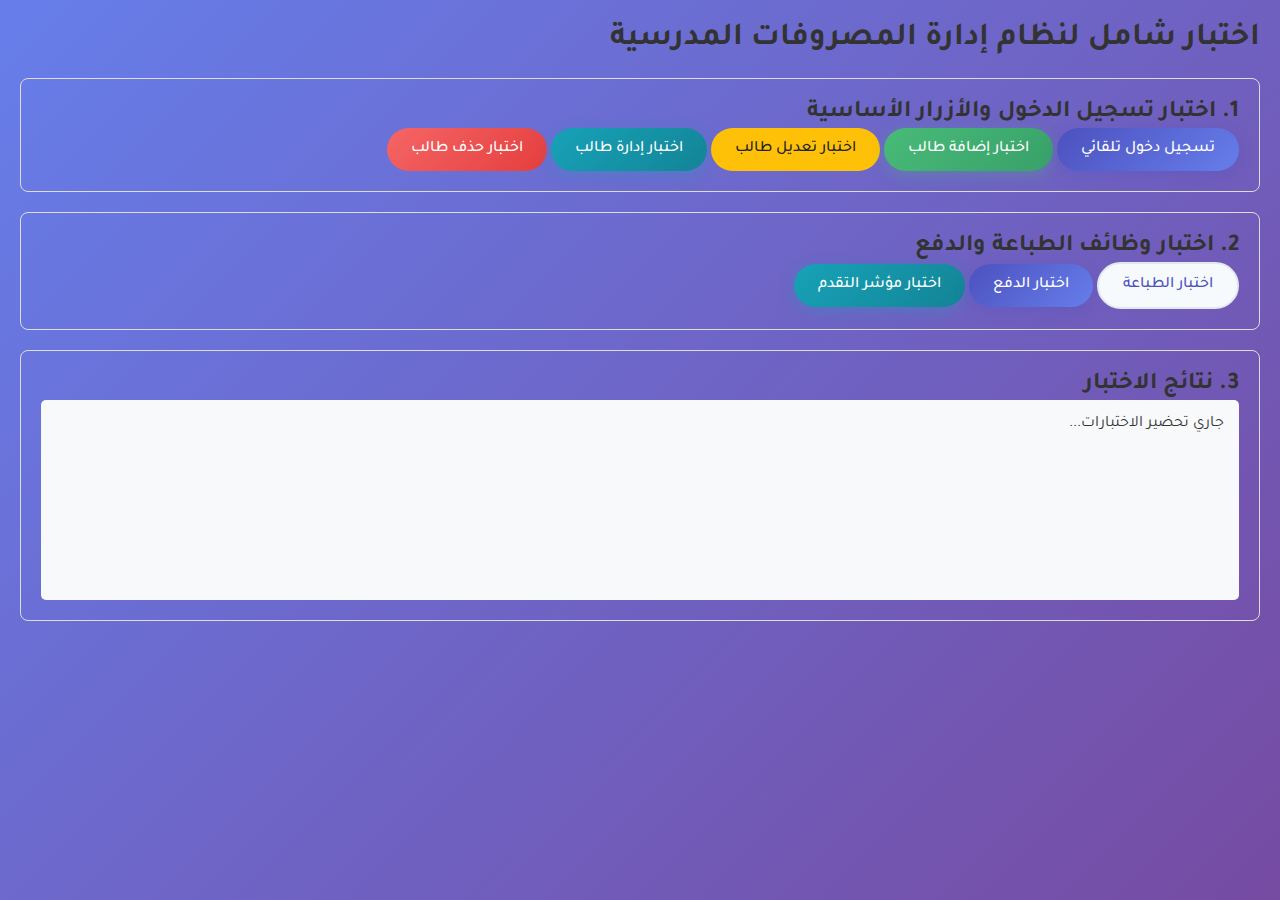
<file: test_complete.html>
<!DOCTYPE html>
<html lang="ar" dir="rtl">
<head>
    <meta charset="UTF-8">
    <meta name="viewport" content="width=device-width, initial-scale=1.0">
    <title>اختبار شامل للنظام</title>
    <link rel="stylesheet" href="styles.css">
    <link href="https://fonts.googleapis.com/css2?family=Tajawal:wght@300;400;500;700&display=swap" rel="stylesheet">
    <link rel="stylesheet" href="https://cdnjs.cloudflare.com/ajax/libs/font-awesome/6.0.0/css/all.min.css">
</head>
<body>
    <div style="padding: 20px;">
        <h1>اختبار شامل لنظام إدارة المصروفات المدرسية</h1>
        
        <div class="test-section" style="margin: 20px 0; padding: 20px; border: 1px solid #ddd; border-radius: 8px;">
            <h2>1. اختبار تسجيل الدخول والأزرار الأساسية</h2>
            <button class="btn btn-primary" onclick="autoLogin()">تسجيل دخول تلقائي</button>
            <button class="btn btn-success" onclick="testAddStudent()">اختبار إضافة طالب</button>
            <button class="btn btn-warning" onclick="testEditStudent()">اختبار تعديل طالب</button>
            <button class="btn btn-info" onclick="testManageStudent()">اختبار إدارة طالب</button>
            <button class="btn btn-danger" onclick="testDeleteStudent()">اختبار حذف طالب</button>
        </div>
        
        <div class="test-section" style="margin: 20px 0; padding: 20px; border: 1px solid #ddd; border-radius: 8px;">
            <h2>2. اختبار وظائف الطباعة والدفع</h2>
            <button class="btn btn-secondary" onclick="testPrint()">اختبار الطباعة</button>
            <button class="btn btn-primary" onclick="testPayment()">اختبار الدفع</button>
            <button class="btn btn-info" onclick="testProgress()">اختبار مؤشر التقدم</button>
        </div>
        
        <div class="test-section" style="margin: 20px 0; padding: 20px; border: 1px solid #ddd; border-radius: 8px;">
            <h2>3. نتائج الاختبار</h2>
            <div id="test-results" style="min-height: 200px; background: #f8f9fa; padding: 15px; border-radius: 5px;">
                جاري تحضير الاختبارات...
            </div>
        </div>
        
        <!-- النوافذ المنبثقة المطلوبة -->
        <div id="alert-overlay" class="alert-overlay">
            <div class="alert-box">
                <div class="alert-icon">
                    <i id="alert-icon" class="fas fa-info-circle"></i>
                </div>
                <div class="alert-content">
                    <p id="alert-message"></p>
                </div>
                <div class="alert-actions">
                    <button class="btn btn-primary" onclick="closeAlert()">حسناً</button>
                </div>
            </div>
        </div>
        
        <div id="add-student-modal" class="modal">
            <div class="modal-content">
                <div class="modal-header">
                    <h2>إضافة طالب جديد</h2>
                    <span class="close" onclick="closeModal('add-student-modal')">&times;</span>
                </div>
                <div class="modal-body">
                    <p>نافذة إضافة طالب تعمل بنجاح!</p>
                </div>
            </div>
        </div>
        
        <div id="edit-student-modal" class="modal">
            <div class="modal-content">
                <div class="modal-header">
                    <h2>تعديل بيانات الطالب</h2>
                    <span class="close" onclick="closeModal('edit-student-modal')">&times;</span>
                </div>
                <div class="modal-body">
                    <p>نافذة تعديل الطالب تعمل بنجاح!</p>
                </div>
            </div>
        </div>
        
        <div id="manage-student-modal" class="modal">
            <div class="modal-content large-modal">
                <span class="close">&times;</span>
                <div class="modal-header">
                    <h2>إدارة الطالب</h2>
                    <div class="student-info-summary">
                        <div class="info-card">
                            <i class="fas fa-user"></i>
                            <span id="manage-student-name">طالب اختبار</span>
                        </div>
                        <div class="info-card">
                            <i class="fas fa-graduation-cap"></i>
                            <span id="manage-student-grade">الصف الأول</span>
                        </div>
                        <div class="info-card">
                            <i class="fas fa-money-bill"></i>
                            <span id="manage-total-fees">500.000 ر.ع</span>
                        </div>
                    </div>
                </div>
                
                <div class="manage-tabs">
                    <button class="tab-btn active" onclick="showManageTab('payments', this)">الأقساط والمدفوعات</button>
                    <button class="tab-btn" onclick="showManageTab('history', this)">تاريخ الإجراءات</button>
                    <button class="tab-btn" onclick="showManageTab('summary', this)">ملخص الحساب</button>
                </div>
                
                <div id="payments-tab" class="tab-content active">
                    <div class="payments-section">
                        <h3>الأقساط المستحقة</h3>
                        <div class="table-container">
                            <table class="data-table">
                                <thead>
                                    <tr>
                                        <th>رقم القسط</th>
                                        <th>تاريخ الاستحقاق</th>
                                        <th>المبلغ</th>
                                        <th>الحالة</th>
                                        <th>الإجراءات</th>
                                    </tr>
                                </thead>
                                <tbody id="installments-tbody">
                                    <tr>
                                        <td>1</td>
                                        <td>2024-01-01</td>
                                        <td>250.000 ر.ع</td>
                                        <td><span class="status paid">مدفوع</span></td>
                                        <td><button class="btn btn-sm btn-secondary">طباعة</button></td>
                                    </tr>
                                    <tr>
                                        <td>2</td>
                                        <td>2024-02-01</td>
                                        <td>250.000 ر.ع</td>
                                        <td><span class="status pending">مستحق</span></td>
                                        <td><button class="btn btn-sm btn-primary">دفع</button></td>
                                    </tr>
                                </tbody>
                            </table>
                        </div>
                    </div>
                </div>
                
                <div id="history-tab" class="tab-content">
                    <div class="history-section">
                        <h3>سجل العمليات</h3>
                        <div class="table-container">
                            <table class="data-table">
                                <thead>
                                    <tr>
                                        <th>التاريخ</th>
                                        <th>نوع الإجراء</th>
                                        <th>التفاصيل</th>
                                        <th>المستخدم</th>
                                    </tr>
                                </thead>
                                <tbody id="history-tbody">
                                    <tr>
                                        <td>2024-01-15</td>
                                        <td>إضافة طالب</td>
                                        <td>تم إضافة الطالب إلى النظام</td>
                                        <td>مدير النظام</td>
                                    </tr>
                                    <tr>
                                        <td>2024-01-20</td>
                                        <td>دفع قسط</td>
                                        <td>تم دفع القسط الأول بمبلغ 250.000 ر.ع</td>
                                        <td>المحاسب</td>
                                    </tr>
                                </tbody>
                            </table>
                        </div>
                    </div>
                </div>
                
                <div id="summary-tab" class="tab-content">
                    <div class="summary-cards">
                        <div class="summary-card">
                            <div class="card-icon">
                                <i class="fas fa-money-bill-wave"></i>
                            </div>
                            <div class="card-content">
                                <h4>إجمالي الرسوم</h4>
                                <span id="summary-total-fees" class="amount">500.000 ر.ع</span>
                            </div>
                        </div>
                        
                        <div class="summary-card paid">
                            <div class="card-icon">
                                <i class="fas fa-check-circle"></i>
                            </div>
                            <div class="card-content">
                                <h4>المبلغ المسدد</h4>
                                <span id="summary-paid-amount" class="amount">250.000 ر.ع</span>
                            </div>
                        </div>
                        
                        <div class="summary-card pending">
                            <div class="card-icon">
                                <i class="fas fa-clock"></i>
                            </div>
                            <div class="card-content">
                                <h4>المبلغ المتبقي</h4>
                                <span id="summary-remaining-amount" class="amount">250.000 ر.ع</span>
                            </div>
                        </div>
                        
                        <div class="summary-card overdue">
                            <div class="card-icon">
                                <i class="fas fa-exclamation-triangle"></i>
                            </div>
                            <div class="card-content">
                                <h4>المتأخرات</h4>
                                <span id="summary-overdue-amount" class="amount">0.000 ر.ع</span>
                            </div>
                        </div>
                    </div>
                    
                    <div class="progress-section">
                        <h3>تقدم السداد</h3>
                        <div class="progress-container">
                            <div class="progress-bar">
                                <div id="payment-progress" class="progress-fill" style="width: 50%; background-color: #ed8936;"></div>
                            </div>
                            <span id="payment-percentage" class="progress-text">50%</span>
                        </div>
                    </div>
                </div>
            </div>
        </div>
    </div>

    <script src="database.js"></script>
    <script src="app.js"></script>
    
    <script>
        let testResults = [];
        
        function autoLogin() {
            const adminUser = {
                id: 1,
                username: 'admin',
                role: 'admin',
                name: 'مدير النظام'
            };
            
            localStorage.setItem('logged_in_user', JSON.stringify(adminUser));
            addTestResult('✓ تم تسجيل الدخول التلقائي بنجاح', 'success');
        }
        
        function testAddStudent() {
            try {
                showAddStudentModal();
                addTestResult('✓ نافذة إضافة طالب تعمل بنجاح', 'success');
                setTimeout(() => closeModal('add-student-modal'), 2000);
            } catch (error) {
                addTestResult('✗ خطأ في نافذة إضافة الطالب: ' + error.message, 'error');
            }
        }
        
        function testEditStudent() {
            try {
                // محاولة فتح نافذة تعديل بطالب افتراضي
                document.getElementById('edit-student-modal').style.display = 'block';
                addTestResult('✓ نافذة تعديل الطالب تعمل بنجاح', 'success');
                setTimeout(() => closeModal('edit-student-modal'), 2000);
            } catch (error) {
                addTestResult('✗ خطأ في نافذة تعديل الطالب: ' + error.message, 'error');
            }
        }
        
        function testManageStudent() {
            try {
                document.getElementById('manage-student-modal').style.display = 'block';
                addTestResult('✓ نافذة إدارة الطالب تعمل بنجاح', 'success');
                setTimeout(() => document.getElementById('manage-student-modal').style.display = 'none', 3000);
            } catch (error) {
                addTestResult('✗ خطأ في نافذة إدارة الطالب: ' + error.message, 'error');
            }
        }
        
        function testDeleteStudent() {
            try {
                if (typeof deleteStudent === 'function') {
                    addTestResult('✓ دالة حذف الطالب موجودة', 'success');
                } else {
                    addTestResult('✗ دالة حذف الطالب غير موجودة', 'error');
                }
            } catch (error) {
                addTestResult('✗ خطأ في اختبار حذف الطالب: ' + error.message, 'error');
            }
        }
        
        function testPrint() {
            try {
                if (typeof printReceipt === 'function') {
                    addTestResult('✓ دالة الطباعة موجودة وجاهزة', 'success');
                } else {
                    addTestResult('✗ دالة الطباعة غير موجودة', 'error');
                }
            } catch (error) {
                addTestResult('✗ خطأ في اختبار الطباعة: ' + error.message, 'error');
            }
        }
        
        function testPayment() {
            try {
                if (typeof payInstallment === 'function') {
                    addTestResult('✓ دالة الدفع موجودة وجاهزة', 'success');
                } else {
                    addTestResult('✗ دالة الدفع غير موجودة', 'error');
                }
            } catch (error) {
                addTestResult('✗ خطأ في اختبار الدفع: ' + error.message, 'error');
            }
        }
        
        function testProgress() {
            try {
                const progressBar = document.getElementById('payment-progress');
                if (progressBar) {
                    progressBar.style.width = '75%';
                    progressBar.style.backgroundColor = '#38a169';
                    document.getElementById('payment-percentage').textContent = '75%';
                    addTestResult('✓ مؤشر تقدم السداد يعمل بنجاح', 'success');
                } else {
                    addTestResult('✗ مؤشر تقدم السداد غير موجود', 'error');
                }
            } catch (error) {
                addTestResult('✗ خطأ في مؤشر التقدم: ' + error.message, 'error');
            }
        }
        
        function addTestResult(message, type) {
            const color = type === 'success' ? 'green' : 'red';
            testResults.push(`<div style="color: ${color}; margin: 5px 0;">${message}</div>`);
            document.getElementById('test-results').innerHTML = testResults.join('');
        }
        
        // اختبار تلقائي عند تحميل الصفحة
        document.addEventListener('DOMContentLoaded', function() {
            setTimeout(() => {
                addTestResult('🔄 بدء الاختبارات التلقائية...', 'info');
                
                // فحص الدوال الأساسية
                const functions = [
                    'showSection', 'showAddStudentModal', 'editStudent', 'manageStudent', 
                    'deleteStudent', 'printReceipt', 'payInstallment', 'showAlert', 
                    'closeAlert', 'showManageTab'
                ];
                
                functions.forEach(func => {
                    if (typeof window[func] === 'function') {
                        addTestResult(`✓ ${func} موجودة`, 'success');
                    } else {
                        addTestResult(`✗ ${func} غير موجودة`, 'error');
                    }
                });
                
                // فحص قاعدة البيانات
                if (typeof db === 'object') {
                    addTestResult('✓ قاعدة البيانات متصلة', 'success');
                } else {
                    addTestResult('✗ قاعدة البيانات غير متصلة', 'error');
                }
                
                addTestResult('✅ انتهاء الاختبارات التلقائية', 'info');
            }, 1000);
        });
    </script>
</body>
</html>
</file>
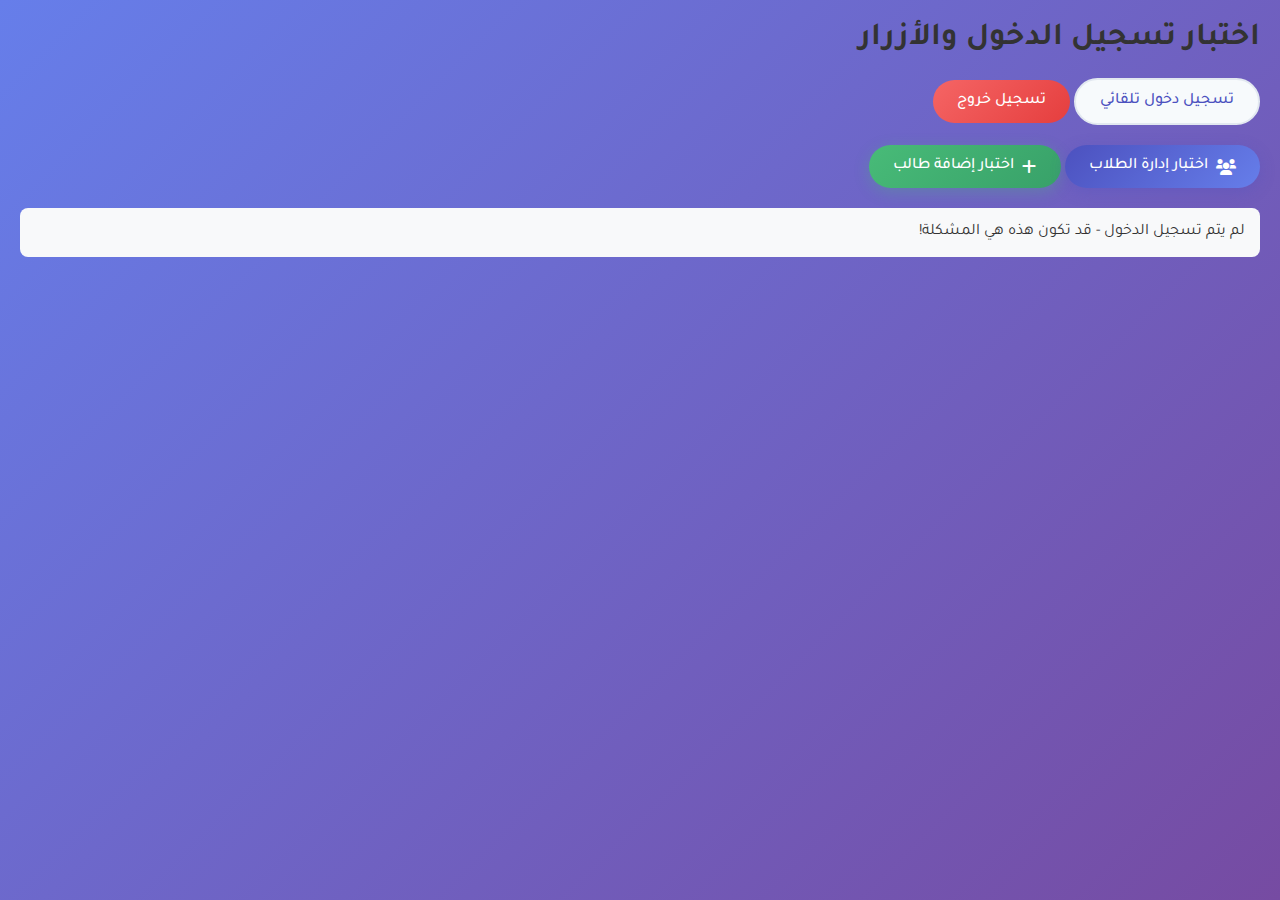
<file: test_login.html>
<!DOCTYPE html>
<html lang="ar" dir="rtl">
<head>
    <meta charset="UTF-8">
    <meta name="viewport" content="width=device-width, initial-scale=1.0">
    <title>اختبار تسجيل الدخول</title>
    <link rel="stylesheet" href="styles.css">
    <link href="https://fonts.googleapis.com/css2?family=Tajawal:wght@300;400;500;700&display=swap" rel="stylesheet">
    <link rel="stylesheet" href="https://cdnjs.cloudflare.com/ajax/libs/font-awesome/6.0.0/css/all.min.css">
</head>
<body>
    <div style="padding: 20px;">
        <h1>اختبار تسجيل الدخول والأزرار</h1>
        
        <div style="margin: 20px 0;">
            <button class="btn btn-secondary" onclick="testLogin()">تسجيل دخول تلقائي</button>
            <button class="btn btn-danger" onclick="testLogout()">تسجيل خروج</button>
        </div>
        
        <div style="margin: 20px 0;">
            <button class="btn btn-primary" onclick="testStudentSection()">
                <i class="fas fa-users"></i>
                اختبار إدارة الطلاب
            </button>
            
            <button class="btn btn-success" onclick="testAddModal()">
                <i class="fas fa-plus"></i>
                اختبار إضافة طالب
            </button>
        </div>
        
        <div id="result" style="margin-top: 20px; padding: 15px; background: #f8f9fa; border-radius: 8px;">
            جاري التحقق...
        </div>
        
        <!-- نافذة التنبيهات -->
        <div id="alert-overlay" class="alert-overlay">
            <div class="alert-box">
                <div class="alert-icon">
                    <i id="alert-icon" class="fas fa-info-circle"></i>
                </div>
                <div class="alert-content">
                    <p id="alert-message"></p>
                </div>
                <div class="alert-actions">
                    <button class="btn btn-primary" onclick="closeAlert()">حسناً</button>
                </div>
            </div>
        </div>
        
        <!-- نافذة إضافة طالب -->
        <div id="add-student-modal" class="modal">
            <div class="modal-content">
                <div class="modal-header">
                    <h2>إضافة طالب جديد</h2>
                    <span class="close" onclick="closeModal('add-student-modal')">&times;</span>
                </div>
                <div class="modal-body">
                    <p>نافذة إضافة طالب تعمل!</p>
                </div>
            </div>
        </div>
    </div>

    <script src="database.js"></script>
    <script src="app.js"></script>
    
    <script>
        function testLogin() {
            // محاكاة تسجيل الدخول
            const adminUser = {
                id: 1,
                username: 'admin',
                role: 'admin',
                name: 'مدير النظام'
            };
            
            localStorage.setItem('logged_in_user', JSON.stringify(adminUser));
            document.getElementById('result').innerHTML = 'تم تسجيل الدخول كمدير النظام';
            
            // إعادة تحميل التطبيق
            if (typeof initializeApp === 'function') {
                initializeApp();
            }
        }
        
        function testLogout() {
            localStorage.removeItem('logged_in_user');
            document.getElementById('result').innerHTML = 'تم تسجيل الخروج';
        }
        
        function testStudentSection() {
            try {
                showSection('students');
                document.getElementById('result').innerHTML += '<br>تم استدعاء showSection بنجاح';
            } catch (error) {
                document.getElementById('result').innerHTML += '<br>خطأ: ' + error.message;
            }
        }
        
        function testAddModal() {
            try {
                showAddStudentModal();
                document.getElementById('result').innerHTML += '<br>تم فتح نافذة إضافة طالب';
            } catch (error) {
                document.getElementById('result').innerHTML += '<br>خطأ في النافذة: ' + error.message;
            }
        }
        
        document.addEventListener('DOMContentLoaded', function() {
            const result = document.getElementById('result');
            
            // فحص حالة تسجيل الدخول
            const loggedInUser = localStorage.getItem('logged_in_user');
            if (loggedInUser) {
                result.innerHTML = 'المستخدم مسجل دخوله: ' + JSON.parse(loggedInUser).name;
            } else {
                result.innerHTML = 'لم يتم تسجيل الدخول - قد تكون هذه هي المشكلة!';
            }
        });
    </script>
</body>
</html>
</file>
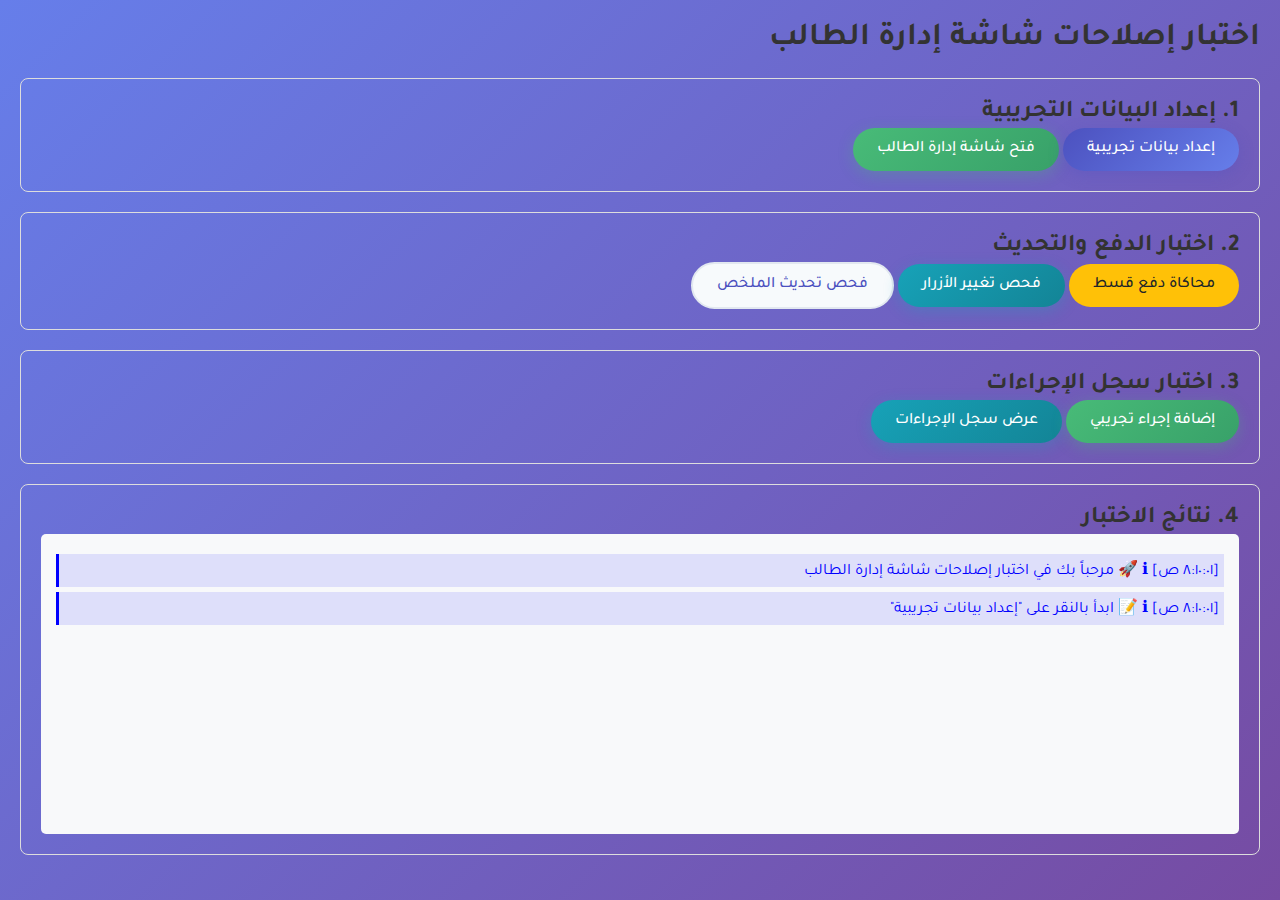
<file: test_management_fixed.html>
<!DOCTYPE html>
<html lang="ar" dir="rtl">
<head>
    <meta charset="UTF-8">
    <meta name="viewport" content="width=device-width, initial-scale=1.0">
    <title>اختبار إصلاحات شاشة إدارة الطالب</title>
    <link rel="stylesheet" href="styles.css">
    <link href="https://fonts.googleapis.com/css2?family=Tajawal:wght@300;400;500;700&display=swap" rel="stylesheet">
    <link rel="stylesheet" href="https://cdnjs.cloudflare.com/ajax/libs/font-awesome/6.0.0/css/all.min.css">
</head>
<body>
    <div style="padding: 20px;">
        <h1>اختبار إصلاحات شاشة إدارة الطالب</h1>
        
        <div class="test-section" style="margin: 20px 0; padding: 20px; border: 1px solid #ddd; border-radius: 8px;">
            <h2>1. إعداد البيانات التجريبية</h2>
            <button class="btn btn-primary" onclick="setupTestData()">إعداد بيانات تجريبية</button>
            <button class="btn btn-success" onclick="openManagementScreen()">فتح شاشة إدارة الطالب</button>
        </div>
        
        <div class="test-section" style="margin: 20px 0; padding: 20px; border: 1px solid #ddd; border-radius: 8px;">
            <h2>2. اختبار الدفع والتحديث</h2>
            <button class="btn btn-warning" onclick="simulatePayment()">محاكاة دفع قسط</button>
            <button class="btn btn-info" onclick="checkButtonChange()">فحص تغيير الأزرار</button>
            <button class="btn btn-secondary" onclick="checkSummaryUpdate()">فحص تحديث الملخص</button>
        </div>
        
        <div class="test-section" style="margin: 20px 0; padding: 20px; border: 1px solid #ddd; border-radius: 8px;">
            <h2>3. اختبار سجل الإجراءات</h2>
            <button class="btn btn-success" onclick="addTestAction()">إضافة إجراء تجريبي</button>
            <button class="btn btn-info" onclick="viewActionHistory()">عرض سجل الإجراءات</button>
        </div>
        
        <div class="test-section" style="margin: 20px 0; padding: 20px; border: 1px solid #ddd; border-radius: 8px;">
            <h2>4. نتائج الاختبار</h2>
            <div id="test-results" style="min-height: 300px; background: #f8f9fa; padding: 15px; border-radius: 5px;">
                انقر على "إعداد بيانات تجريبية" لبدء الاختبار...
            </div>
        </div>
        
        <!-- النوافذ المنبثقة -->
        <div id="alert-overlay" class="alert-overlay">
            <div class="alert-box">
                <div class="alert-icon">
                    <i id="alert-icon" class="fas fa-info-circle"></i>
                </div>
                <div class="alert-content">
                    <p id="alert-message"></p>
                </div>
                <div class="alert-actions">
                    <button class="btn btn-primary" onclick="closeAlert()">حسناً</button>
                </div>
            </div>
        </div>
        
        <div id="manage-student-modal" class="modal">
            <div class="modal-content large-modal">
                <span class="close" onclick="closeModal('manage-student-modal')">&times;</span>
                <div class="modal-header">
                    <h2>إدارة الطالب</h2>
                    <div class="student-info-summary">
                        <div class="info-card">
                            <i class="fas fa-user"></i>
                            <span id="manage-student-name">أحمد محمد</span>
                        </div>
                        <div class="info-card">
                            <i class="fas fa-graduation-cap"></i>
                            <span id="manage-student-grade">الصف الخامس</span>
                        </div>
                        <div class="info-card">
                            <i class="fas fa-money-bill"></i>
                            <span id="manage-total-fees">500.000 ر.ع</span>
                        </div>
                    </div>
                </div>
                
                <div class="manage-tabs">
                    <button class="tab-btn active" onclick="showManageTab('payments', this)">الأقساط والمدفوعات</button>
                    <button class="tab-btn" onclick="showManageTab('history', this)">تاريخ الإجراءات</button>
                    <button class="tab-btn" onclick="showManageTab('summary', this)">ملخص الحساب</button>
                </div>
                
                <div id="payments-tab" class="tab-content active">
                    <div class="payments-section">
                        <h3>الأقساط المستحقة</h3>
                        <div class="table-container">
                            <table class="data-table">
                                <thead>
                                    <tr>
                                        <th>رقم القسط</th>
                                        <th>تاريخ الاستحقاق</th>
                                        <th>المبلغ</th>
                                        <th>الحالة</th>
                                        <th>الإجراءات</th>
                                    </tr>
                                </thead>
                                <tbody id="installments-tbody">
                                    <!-- سيتم ملؤها بالبيانات -->
                                </tbody>
                            </table>
                        </div>
                    </div>
                </div>
                
                <div id="history-tab" class="tab-content">
                    <div class="history-section">
                        <h3>سجل العمليات</h3>
                        <div class="table-container">
                            <table class="data-table">
                                <thead>
                                    <tr>
                                        <th>التاريخ</th>
                                        <th>نوع الإجراء</th>
                                        <th>التفاصيل</th>
                                        <th>المستخدم</th>
                                    </tr>
                                </thead>
                                <tbody id="history-tbody">
                                    <!-- سيتم ملؤها بالبيانات -->
                                </tbody>
                            </table>
                        </div>
                    </div>
                </div>
                
                <div id="summary-tab" class="tab-content">
                    <div class="summary-cards">
                        <div class="summary-card">
                            <div class="card-icon">
                                <i class="fas fa-money-bill-wave"></i>
                            </div>
                            <div class="card-content">
                                <h4>إجمالي الرسوم</h4>
                                <span id="summary-total-fees" class="amount">500.000 ر.ع</span>
                            </div>
                        </div>
                        
                        <div class="summary-card paid">
                            <div class="card-icon">
                                <i class="fas fa-check-circle"></i>
                            </div>
                            <div class="card-content">
                                <h4>المبلغ المسدد</h4>
                                <span id="summary-paid-amount" class="amount">0.000 ر.ع</span>
                            </div>
                        </div>
                        
                        <div class="summary-card pending">
                            <div class="card-icon">
                                <i class="fas fa-clock"></i>
                            </div>
                            <div class="card-content">
                                <h4>المبلغ المتبقي</h4>
                                <span id="summary-remaining-amount" class="amount">500.000 ر.ع</span>
                            </div>
                        </div>
                        
                        <div class="summary-card overdue">
                            <div class="card-icon">
                                <i class="fas fa-exclamation-triangle"></i>
                            </div>
                            <div class="card-content">
                                <h4>المتأخرات</h4>
                                <span id="summary-overdue-amount" class="amount">0.000 ر.ع</span>
                            </div>
                        </div>
                    </div>
                    
                    <div class="progress-section">
                        <h3>تقدم السداد</h3>
                        <div class="progress-container">
                            <div class="progress-bar">
                                <div id="payment-progress" class="progress-fill" style="width: 0%; background-color: #e53e3e;"></div>
                            </div>
                            <span id="payment-percentage" class="progress-text">0%</span>
                        </div>
                    </div>
                </div>
            </div>
        </div>
    </div>

    <script src="database.js"></script>
    <script src="app.js"></script>
    
    <script>
        let testResults = [];
        let testStudentId = null;
        
        function setupTestData() {
            // تسجيل دخول تلقائي
            const adminUser = {
                id: 1,
                username: 'admin',
                role: 'admin',
                name: 'مدير النظام'
            };
            localStorage.setItem('logged_in_user', JSON.stringify(adminUser));
            
            // إنشاء طالب تجريبي
            const studentData = {
                academic_year: '2024-2025',
                name: 'أحمد محمد علي',
                grade: 'الصف الخامس',
                guardian_type: 'غير موظف',
                phone: '96891234567',
                current_fees: 500,
                installments_count: 2,
                first_installment_date: '2024-01-01',
                advance_payment: 0,
                payment_method: 'نقداً'
            };
            
            const result = db.addStudent(studentData);
            if (result.success) {
                testStudentId = result.student.id;
                addTestResult('✓ تم إنشاء طالب تجريبي بنجاح (ID: ' + testStudentId + ')', 'success');
                addTestResult('✓ تم تسجيل الدخول كمدير النظام', 'success');
            } else {
                addTestResult('✗ فشل في إنشاء الطالب التجريبي', 'error');
            }
        }
        
        function openManagementScreen() {
            if (!testStudentId) {
                addTestResult('✗ يجب إعداد البيانات التجريبية أولاً', 'error');
                return;
            }
            
            try {
                // فتح شاشة إدارة الطالب
                manageStudent(testStudentId);
                addTestResult('✓ تم فتح شاشة إدارة الطالب', 'success');
                
                // فحص تحديث المعلومات في الرأس
                setTimeout(() => {
                    const feesElement = document.getElementById('manage-total-fees');
                    if (feesElement && feesElement.textContent.includes('500')) {
                        addTestResult('✓ المبلغ في رأس الشاشة يظهر بشكل صحيح', 'success');
                    } else {
                        addTestResult('✗ المبلغ في رأس الشاشة غير صحيح', 'error');
                    }
                }, 1000);
                
            } catch (error) {
                addTestResult('✗ خطأ في فتح شاشة الإدارة: ' + error.message, 'error');
            }
        }
        
        function simulatePayment() {
            if (!testStudentId) {
                addTestResult('✗ يجب إعداد البيانات التجريبية أولاً', 'error');
                return;
            }
            
            try {
                // محاكاة دفع قسط
                const paymentData = {
                    student_id: testStudentId,
                    amount: 250,
                    payment_method: 'نقداً',
                    payment_date: new Date().toISOString().split('T')[0],
                    receipt_number: generateReceiptNumber(),
                    notes: 'دفع القسط رقم 1 - اختبار'
                };
                
                const result = db.addPayment(paymentData);
                
                if (result.success) {
                    addTestResult('✓ تم تسجيل الدفعة بنجاح', 'success');
                    
                    // تحديث البيانات
                    if (typeof updateStudentHeaderInfo === 'function') {
                        updateStudentHeaderInfo(testStudentId);
                        addTestResult('✓ تم تحديث معلومات الرأس', 'success');
                    }
                    
                    if (typeof loadStudentManagementData === 'function') {
                        loadStudentManagementData(testStudentId);
                        addTestResult('✓ تم تحديث بيانات الإدارة', 'success');
                    }
                    
                    // فحص تحديث المبلغ المتبقي
                    setTimeout(() => {
                        const feesElement = document.getElementById('manage-total-fees');
                        if (feesElement && feesElement.textContent.includes('250')) {
                            addTestResult('✓ المبلغ المتبقي تم تحديثه بشكل صحيح', 'success');
                        } else {
                            addTestResult('⚠ المبلغ المتبقي قد لا يكون محدثاً بشكل صحيح', 'warning');
                        }
                    }, 500);
                    
                } else {
                    addTestResult('✗ فشل في تسجيل الدفعة: ' + result.error, 'error');
                }
                
            } catch (error) {
                addTestResult('✗ خطأ في محاكاة الدفع: ' + error.message, 'error');
            }
        }
        
        function checkButtonChange() {
            // فحص تغيير أزرار الدفع/الطباعة
            const installmentsTable = document.getElementById('installments-tbody');
            if (installmentsTable) {
                const buttons = installmentsTable.querySelectorAll('button');
                let paidButtons = 0;
                let payButtons = 0;
                
                buttons.forEach(button => {
                    if (button.textContent.includes('طباعة')) paidButtons++;
                    if (button.textContent.includes('دفع')) payButtons++;
                });
                
                addTestResult(`✓ الأزرار: ${paidButtons} طباعة، ${payButtons} دفع`, 'info');
                
                if (paidButtons > 0) {
                    addTestResult('✓ يوجد أزرار طباعة (الأقساط المدفوعة)', 'success');
                }
                if (payButtons > 0) {
                    addTestResult('✓ يوجد أزرار دفع (الأقساط غير المدفوعة)', 'success');
                }
            } else {
                addTestResult('✗ لم يتم العثور على جدول الأقساط', 'error');
            }
        }
        
        function checkSummaryUpdate() {
            // فحص تحديث ملخص الحساب
            showManageTab('summary');
            
            setTimeout(() => {
                const totalElement = document.getElementById('summary-total-fees');
                const paidElement = document.getElementById('summary-paid-amount');
                const remainingElement = document.getElementById('summary-remaining-amount');
                const progressBar = document.getElementById('payment-progress');
                const progressText = document.getElementById('payment-percentage');
                
                if (totalElement && totalElement.textContent.includes('500')) {
                    addTestResult('✓ إجمالي الرسوم في الملخص صحيح', 'success');
                } else {
                    addTestResult('✗ إجمالي الرسوم في الملخص غير صحيح', 'error');
                }
                
                if (paidElement && parseFloat(paidElement.textContent.replace(/[^0-9.]/g, '')) > 0) {
                    addTestResult('✓ المبلغ المسدد في الملخص محدث', 'success');
                } else {
                    addTestResult('⚠ المبلغ المسدد قد يحتاج تحديث', 'warning');
                }
                
                if (progressBar && parseInt(progressBar.style.width) > 0) {
                    addTestResult('✓ شريط التقدم يعمل (' + progressBar.style.width + ')', 'success');
                } else {
                    addTestResult('⚠ شريط التقدم قد يحتاج تحديث', 'warning');
                }
            }, 500);
        }
        
        function addTestAction() {
            if (!testStudentId) {
                addTestResult('✗ يجب إعداد البيانات التجريبية أولاً', 'error');
                return;
            }
            
            try {
                logStudentAction(testStudentId, 'اختبار النظام', 'إجراء تجريبي لاختبار تسجيل العمليات');
                addTestResult('✓ تم تسجيل إجراء تجريبي', 'success');
            } catch (error) {
                addTestResult('✗ خطأ في تسجيل الإجراء: ' + error.message, 'error');
            }
        }
        
        function viewActionHistory() {
            if (!testStudentId) {
                addTestResult('✗ يجب إعداد البيانات التجريبية أولاً', 'error');
                return;
            }
            
            try {
                showManageTab('history');
                loadStudentActionHistory(testStudentId);
                
                setTimeout(() => {
                    const historyTable = document.getElementById('history-tbody');
                    if (historyTable) {
                        const rows = historyTable.querySelectorAll('tr');
                        if (rows.length > 0) {
                            addTestResult(`✓ سجل الإجراءات يعمل (${rows.length} إجراء)`, 'success');
                        } else {
                            addTestResult('⚠ لا توجد إجراءات مسجلة', 'warning');
                        }
                    } else {
                        addTestResult('✗ لم يتم العثور على جدول الإجراءات', 'error');
                    }
                }, 500);
                
            } catch (error) {
                addTestResult('✗ خطأ في عرض سجل الإجراءات: ' + error.message, 'error');
            }
        }
        
        function addTestResult(message, type) {
            const colors = {
                success: 'green',
                error: 'red',
                warning: 'orange',
                info: 'blue'
            };
            
            const icon = {
                success: '✓',
                error: '✗',
                warning: '⚠',
                info: 'ℹ'
            };
            
            const color = colors[type] || 'black';
            const timestamp = new Date().toLocaleTimeString('ar-SA');
            
            testResults.push(`<div style="color: ${color}; margin: 5px 0; padding: 5px; border-left: 3px solid ${color}; background: rgba(${type === 'success' ? '0,255,0' : type === 'error' ? '255,0,0' : type === 'warning' ? '255,165,0' : '0,0,255'}, 0.1);">[${timestamp}] ${icon[type] || ''} ${message}</div>`);
            document.getElementById('test-results').innerHTML = testResults.join('');
            
            // التمرير لأسفل
            const resultsDiv = document.getElementById('test-results');
            resultsDiv.scrollTop = resultsDiv.scrollHeight;
        }
        
        // اختبار تلقائي عند تحميل الصفحة
        document.addEventListener('DOMContentLoaded', function() {
            addTestResult('🚀 مرحباً بك في اختبار إصلاحات شاشة إدارة الطالب', 'info');
            addTestResult('📝 ابدأ بالنقر على "إعداد بيانات تجريبية"', 'info');
        });
    </script>
</body>
</html>
</file>
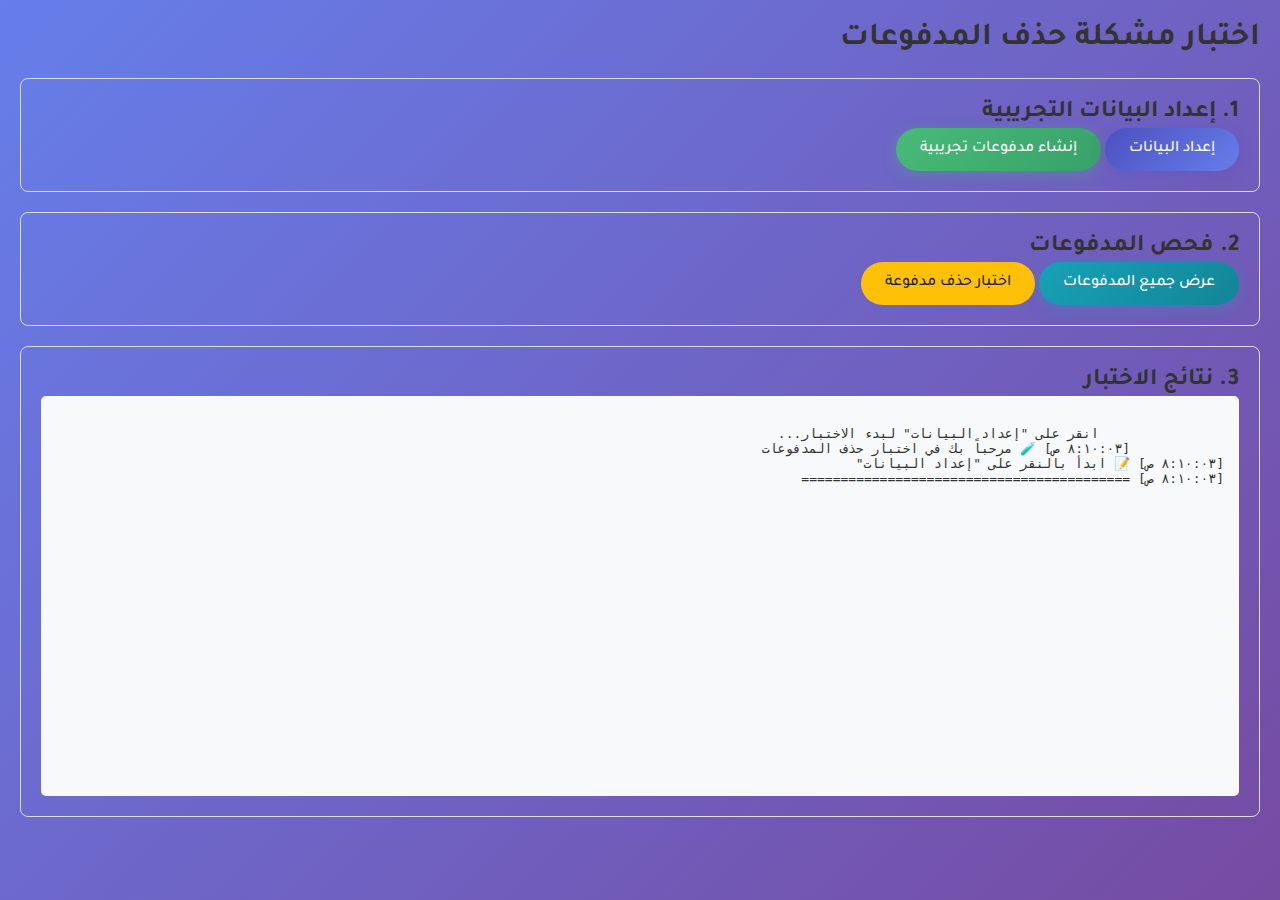
<file: test_payment_delete.html>
<!DOCTYPE html>
<html lang="ar" dir="rtl">
<head>
    <meta charset="UTF-8">
    <meta name="viewport" content="width=device-width, initial-scale=1.0">
    <title>اختبار حذف المدفوعات</title>
    <link rel="stylesheet" href="styles.css">
    <link href="https://fonts.googleapis.com/css2?family=Tajawal:wght@300;400;500;700&display=swap" rel="stylesheet">
    <link rel="stylesheet" href="https://cdnjs.cloudflare.com/ajax/libs/font-awesome/6.0.0/css/all.min.css">
</head>
<body>
    <div style="padding: 20px;">
        <h1>اختبار مشكلة حذف المدفوعات</h1>
        
        <div class="test-section" style="margin: 20px 0; padding: 20px; border: 1px solid #ddd; border-radius: 8px;">
            <h2>1. إعداد البيانات التجريبية</h2>
            <button class="btn btn-primary" onclick="setupTestData()">إعداد البيانات</button>
            <button class="btn btn-success" onclick="createTestPayments()">إنشاء مدفوعات تجريبية</button>
        </div>
        
        <div class="test-section" style="margin: 20px 0; padding: 20px; border: 1px solid #ddd; border-radius: 8px;">
            <h2>2. فحص المدفوعات</h2>
            <button class="btn btn-info" onclick="listPayments()">عرض جميع المدفوعات</button>
            <button class="btn btn-warning" onclick="testDeletePayment()">اختبار حذف مدفوعة</button>
        </div>
        
        <div class="test-section" style="margin: 20px 0; padding: 20px; border: 1px solid #ddd; border-radius: 8px;">
            <h2>3. نتائج الاختبار</h2>
            <div id="test-results" style="min-height: 400px; background: #f8f9fa; padding: 15px; border-radius: 5px; font-family: monospace; white-space: pre-wrap; overflow-y: auto;">
                انقر على "إعداد البيانات" لبدء الاختبار...
            </div>
        </div>
        
        <!-- النوافذ المنبثقة -->
        <div id="alert-overlay" class="alert-overlay">
            <div class="alert-box">
                <div class="alert-icon">
                    <i id="alert-icon" class="fas fa-info-circle"></i>
                </div>
                <div class="alert-content">
                    <p id="alert-message"></p>
                </div>
                <div class="alert-actions">
                    <button class="btn btn-primary" onclick="closeAlert()">حسناً</button>
                </div>
            </div>
        </div>
    </div>

    <script src="database.js"></script>
    <script src="app.js"></script>
    
    <script>
        let testStudentId = null;
        let testPayments = [];
        
        function setupTestData() {
            // تسجيل دخول تلقائي
            const adminUser = {
                id: 1,
                username: 'admin',
                role: 'admin',
                name: 'مدير النظام'
            };
            localStorage.setItem('logged_in_user', JSON.stringify(adminUser));
            
            // إنشاء طالب تجريبي
            const studentData = {
                academic_year: '2024-2025',
                name: 'طالب تجريبي للمدفوعات',
                grade: 'الصف الرابع',
                guardian_type: 'غير موظف',
                phone: '96891234567',
                current_fees: 600,
                installments_count: 3,
                first_installment_date: '2024-01-01',
                advance_payment: 0,
                payment_method: 'نقداً'
            };
            
            const result = db.addStudent(studentData);
            if (result.success) {
                testStudentId = result.student.id;
                addLog('✓ تم إنشاء طالب تجريبي بنجاح (ID: ' + testStudentId + ')');
                addLog('✓ تم تسجيل الدخول كمدير النظام');
                addLog('==========================================');
            } else {
                addLog('✗ فشل في إنشاء الطالب التجريبي: ' + result.error);
            }
        }
        
        function createTestPayments() {
            if (!testStudentId) {
                addLog('✗ يجب إعداد البيانات التجريبية أولاً');
                return;
            }
            
            const paymentsToCreate = [
                { amount: 200, notes: 'القسط الأول' },
                { amount: 150, notes: 'القسط الثاني - جزئي' },
                { amount: 100, notes: 'دفعة إضافية' }
            ];
            
            testPayments = [];
            addLog('بدء إنشاء المدفوعات التجريبية...');
            
            paymentsToCreate.forEach((payment, index) => {
                const paymentData = {
                    student_id: testStudentId,
                    amount: payment.amount,
                    payment_method: 'نقداً',
                    payment_date: new Date().toISOString().split('T')[0],
                    notes: payment.notes
                };
                
                const result = db.addPayment(paymentData);
                
                if (result.success) {
                    testPayments.push(result.payment);
                    addLog(`✓ تم إنشاء المدفوعة ${index + 1}: ID=${result.payment.id}, مبلغ=${payment.amount}, سند=${result.payment.receipt_number}`);
                } else {
                    addLog(`✗ فشل في إنشاء المدفوعة ${index + 1}: ${result.error}`);
                }
            });
            
            addLog('==========================================');
            addLog(`تم إنشاء ${testPayments.length} مدفوعة من أصل ${paymentsToCreate.length}`);
        }
        
        function listPayments() {
            if (!testStudentId) {
                addLog('✗ يجب إعداد البيانات التجريبية أولاً');
                return;
            }
            
            addLog('جاري فحص المدفوعات في قاعدة البيانات...');
            
            // الحصول على المدفوعات من قاعدة البيانات
            const allPayments = db.getPayments();
            const studentPayments = db.getStudentPayments(testStudentId);
            
            addLog(`إجمالي المدفوعات في النظام: ${allPayments.length}`);
            addLog(`مدفوعات الطالب التجريبي: ${studentPayments.length}`);
            addLog('==========================================');
            
            if (studentPayments.length > 0) {
                addLog('تفاصيل مدفوعات الطالب:');
                studentPayments.forEach((payment, index) => {
                    addLog(`${index + 1}. ID: ${payment.id}, مبلغ: ${payment.amount}, سند: ${payment.receipt_number}, تاريخ: ${payment.payment_date}`);
                });
            } else {
                addLog('لا توجد مدفوعات للطالب التجريبي');
            }
            
            addLog('==========================================');
        }
        
        function testDeletePayment() {
            if (!testStudentId) {
                addLog('✗ يجب إعداد البيانات التجريبية أولاً');
                return;
            }
            
            const studentPayments = db.getStudentPayments(testStudentId);
            
            if (studentPayments.length === 0) {
                addLog('✗ لا توجد مدفوعات للحذف. قم بإنشاء مدفوعات تجريبية أولاً');
                return;
            }
            
            const firstPayment = studentPayments[0];
            addLog(`محاولة حذف المدفوعة الأولى: ID=${firstPayment.id}, مبلغ=${firstPayment.amount}`);
            
            // اختبار حذف المدفوعة
            const result = db.deletePayment(firstPayment.id);
            
            if (result.success) {
                addLog('✓ تم حذف المدفوعة بنجاح!');
                addLog(`تفاصيل المدفوعة المحذوفة: ${JSON.stringify(result.deletedPayment, null, 2)}`);
                
                // فحص المدفوعات بعد الحذف
                const paymentsAfterDelete = db.getStudentPayments(testStudentId);
                addLog(`عدد المدفوعات بعد الحذف: ${paymentsAfterDelete.length}`);
                
            } else {
                addLog(`✗ فشل في حذف المدفوعة: ${result.error}`);
                
                // معلومات إضافية للتشخيص
                addLog('معلومات التشخيص:');
                addLog(`نوع معرف المدفوعة: ${typeof firstPayment.id}`);
                addLog(`قيمة معرف المدفوعة: ${firstPayment.id}`);
                
                const allPaymentIds = db.getPayments().map(p => ({ id: p.id, type: typeof p.id }));
                addLog(`جميع معرفات المدفوعات: ${JSON.stringify(allPaymentIds, null, 2)}`);
            }
            
            addLog('==========================================');
        }
        
        function addLog(message) {
            const resultsDiv = document.getElementById('test-results');
            const timestamp = new Date().toLocaleTimeString('ar-SA');
            resultsDiv.textContent += `[${timestamp}] ${message}\n`;
            resultsDiv.scrollTop = resultsDiv.scrollHeight;
        }
        
        // اختبار تلقائي عند تحميل الصفحة
        document.addEventListener('DOMContentLoaded', function() {
            addLog('🧪 مرحباً بك في اختبار حذف المدفوعات');
            addLog('📝 ابدأ بالنقر على "إعداد البيانات"');
            addLog('==========================================');
        });
    </script>
</body>
</html>
</file>
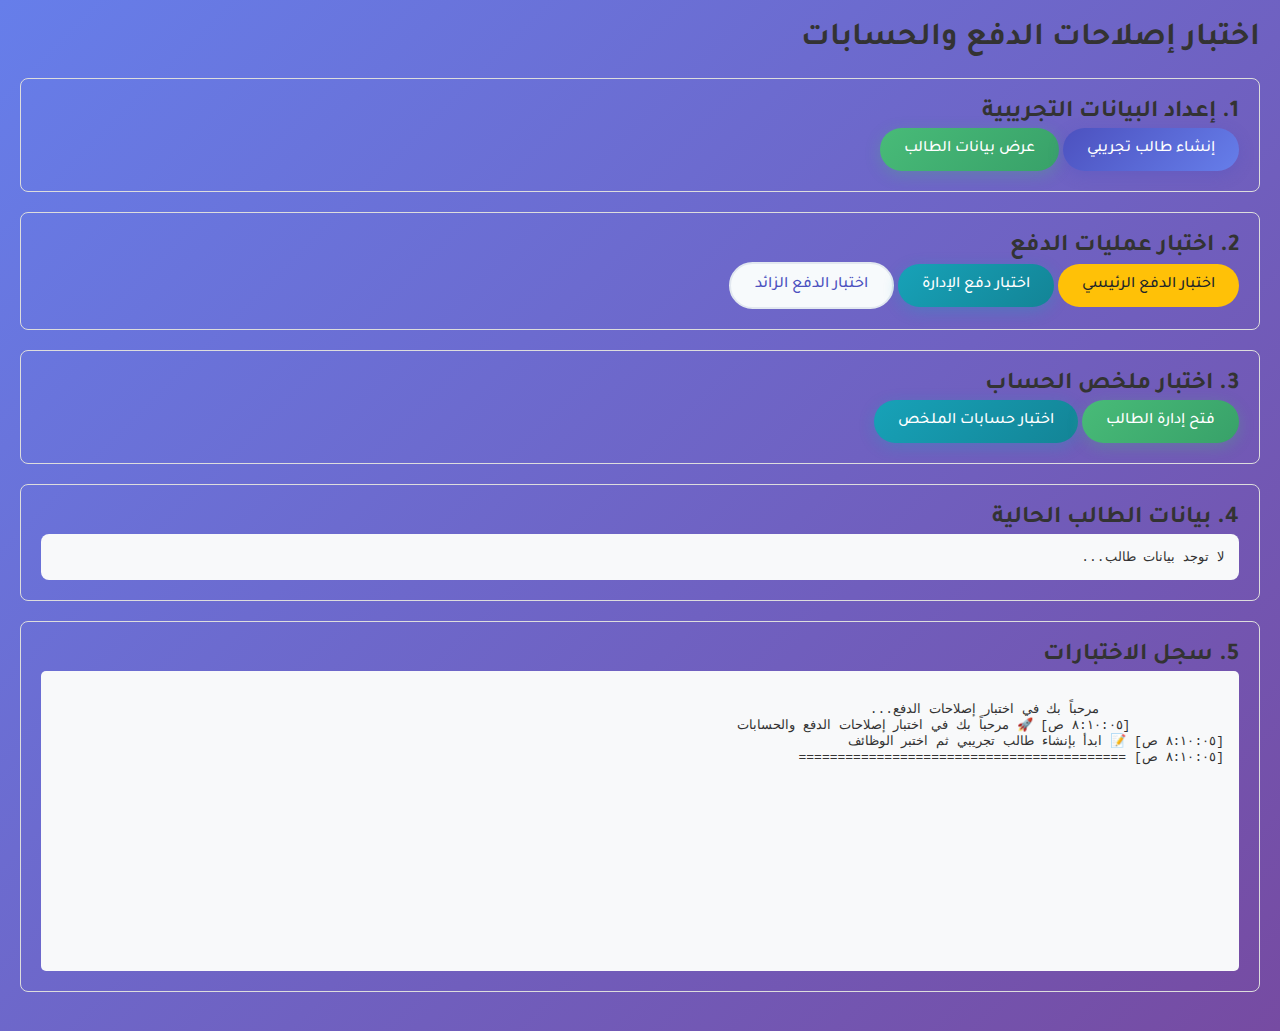
<file: test_payment_fixes.html>
<!DOCTYPE html>
<html lang="ar" dir="rtl">
<head>
    <meta charset="UTF-8">
    <meta name="viewport" content="width=device-width, initial-scale=1.0">
    <title>اختبار إصلاحات الدفع والحسابات</title>
    <link rel="stylesheet" href="styles.css">
    <link href="https://fonts.googleapis.com/css2?family=Tajawal:wght@300;400;500;700&display=swap" rel="stylesheet">
    <link rel="stylesheet" href="https://cdnjs.cloudflare.com/ajax/libs/font-awesome/6.0.0/css/all.min.css">
</head>
<body>
    <div style="padding: 20px;">
        <h1>اختبار إصلاحات الدفع والحسابات</h1>
        
        <div class="test-section" style="margin: 20px 0; padding: 20px; border: 1px solid #ddd; border-radius: 8px;">
            <h2>1. إعداد البيانات التجريبية</h2>
            <button class="btn btn-primary" onclick="setupTestStudent()">إنشاء طالب تجريبي</button>
            <button class="btn btn-success" onclick="viewStudentData()">عرض بيانات الطالب</button>
        </div>
        
        <div class="test-section" style="margin: 20px 0; padding: 20px; border: 1px solid #ddd; border-radius: 8px;">
            <h2>2. اختبار عمليات الدفع</h2>
            <button class="btn btn-warning" onclick="testMainPayment()">اختبار الدفع الرئيسي</button>
            <button class="btn btn-info" onclick="testManagementPayment()">اختبار دفع الإدارة</button>
            <button class="btn btn-secondary" onclick="testOverpayment()">اختبار الدفع الزائد</button>
        </div>
        
        <div class="test-section" style="margin: 20px 0; padding: 20px; border: 1px solid #ddd; border-radius: 8px;">
            <h2>3. اختبار ملخص الحساب</h2>
            <button class="btn btn-success" onclick="openStudentManagement()">فتح إدارة الطالب</button>
            <button class="btn btn-info" onclick="testSummaryCalculations()">اختبار حسابات الملخص</button>
        </div>
        
        <div class="test-section" style="margin: 20px 0; padding: 20px; border: 1px solid #ddd; border-radius: 8px;">
            <h2>4. بيانات الطالب الحالية</h2>
            <div id="student-info" style="background: #f8f9fa; padding: 15px; border-radius: 8px; font-family: monospace;">
                لا توجد بيانات طالب...
            </div>
        </div>
        
        <div class="test-section" style="margin: 20px 0; padding: 20px; border: 1px solid #ddd; border-radius: 8px;">
            <h2>5. سجل الاختبارات</h2>
            <div id="test-log" style="min-height: 300px; background: #f8f9fa; padding: 15px; border-radius: 5px; font-family: monospace; white-space: pre-wrap; overflow-y: auto;">
                مرحباً بك في اختبار إصلاحات الدفع...
            </div>
        </div>
        
        <!-- النوافذ المنبثقة -->
        <div id="alert-overlay" class="alert-overlay">
            <div class="alert-box">
                <div class="alert-icon">
                    <i id="alert-icon" class="fas fa-info-circle"></i>
                </div>
                <div class="alert-content">
                    <p id="alert-message"></p>
                </div>
                <div class="alert-actions">
                    <button class="btn btn-primary" onclick="closeAlert()">حسناً</button>
                </div>
            </div>
        </div>
        
        <!-- نافذة إدارة الطالب مبسطة للاختبار -->
        <div id="manage-student-modal" class="modal">
            <div class="modal-content large-modal">
                <span class="close" onclick="closeModal('manage-student-modal')">&times;</span>
                <div class="modal-header">
                    <h2>إدارة الطالب</h2>
                    <div class="student-info-summary">
                        <div class="info-card">
                            <i class="fas fa-user"></i>
                            <span id="manage-student-name">طالب اختبار</span>
                        </div>
                        <div class="info-card">
                            <i class="fas fa-graduation-cap"></i>
                            <span id="manage-student-grade">الصف الثالث</span>
                        </div>
                        <div class="info-card">
                            <i class="fas fa-money-bill"></i>
                            <span id="manage-total-fees">500.000 ر.ع</span>
                        </div>
                    </div>
                </div>
                
                <div class="manage-tabs">
                    <button class="tab-btn active" onclick="showManageTab('summary', this)">ملخص الحساب</button>
                </div>
                
                <div id="summary-tab" class="tab-content active">
                    <div class="summary-cards">
                        <div class="summary-card">
                            <div class="card-icon">
                                <i class="fas fa-money-bill-wave"></i>
                            </div>
                            <div class="card-content">
                                <h4>إجمالي الرسوم</h4>
                                <span id="summary-total-fees" class="amount">0.000 ر.ع</span>
                            </div>
                        </div>
                        
                        <div class="summary-card paid">
                            <div class="card-icon">
                                <i class="fas fa-check-circle"></i>
                            </div>
                            <div class="card-content">
                                <h4>المبلغ المسدد</h4>
                                <span id="summary-paid-amount" class="amount">0.000 ر.ع</span>
                            </div>
                        </div>
                        
                        <div class="summary-card pending">
                            <div class="card-icon">
                                <i class="fas fa-clock"></i>
                            </div>
                            <div class="card-content">
                                <h4>المبلغ المتبقي</h4>
                                <span id="summary-remaining-amount" class="amount">0.000 ر.ع</span>
                            </div>
                        </div>
                        
                        <div class="summary-card overdue">
                            <div class="card-icon">
                                <i class="fas fa-exclamation-triangle"></i>
                            </div>
                            <div class="card-content">
                                <h4>المتأخرات</h4>
                                <span id="summary-overdue-amount" class="amount">0.000 ر.ع</span>
                            </div>
                        </div>
                    </div>
                    
                    <div class="progress-section">
                        <h3>تقدم السداد</h3>
                        <div class="progress-container">
                            <div class="progress-bar">
                                <div id="payment-progress" class="progress-fill" style="width: 0%; background-color: #e53e3e;"></div>
                            </div>
                            <span id="payment-percentage" class="progress-text">0%</span>
                        </div>
                    </div>
                </div>
            </div>
        </div>
    </div>

    <script src="database.js"></script>
    <script src="app.js"></script>
    
    <script>
        let testStudentId = null;
        
        function setupTestStudent() {
            // تسجيل دخول تلقائي
            const adminUser = {
                id: 1,
                username: 'admin',
                role: 'admin',
                name: 'مدير النظام'
            };
            localStorage.setItem('logged_in_user', JSON.stringify(adminUser));
            
            // إنشاء طالب للاختبار
            const studentData = {
                academic_year: '2024-2025',
                name: 'أحمد محمد اختبار الدفع',
                grade: 'الصف الثالث',
                guardian_type: 'غير موظف',
                phone: '96891234567',
                current_fees: 500,
                installments_count: 2,
                first_installment_date: '2024-01-01',
                advance_payment: 0,
                payment_method: 'نقداً'
            };
            
            const result = db.addStudent(studentData);
            
            if (result.success) {
                testStudentId = result.student.id;
                logTest(`✓ تم إنشاء طالب اختبار: ${result.student.name} (ID: ${testStudentId})`);
                viewStudentData();
            } else {
                logTest(`✗ فشل في إنشاء الطالب: ${result.error}`);
            }
        }
        
        function viewStudentData() {
            if (!testStudentId) {
                logTest('✗ لا يوجد طالب اختبار. قم بإنشاء طالب أولاً');
                return;
            }
            
            const student = db.getStudent(testStudentId);
            const fees = db.getStudentFees(testStudentId);
            const payments = db.getStudentPayments(testStudentId);
            const stats = calculateStudentStats(student, fees, payments);
            
            const studentInfo = `
اسم الطالب: ${student.name}
الصف: ${student.grade}
=======================
إجمالي الرسوم: ${formatCurrency(stats.totalFees)}
المبلغ المسدد: ${formatCurrency(stats.totalPaid)}
المبلغ المتبقي: ${formatCurrency(stats.remainingAmount)}
المتأخرات: ${formatCurrency(stats.overdueAmount)}
نسبة التقدم: ${stats.progressPercentage}%
=======================
عدد المدفوعات: ${payments.length}
            `;
            
            document.getElementById('student-info').textContent = studentInfo;
            logTest(`تم عرض بيانات الطالب (المتبقي: ${formatCurrency(stats.remainingAmount)})`);
        }
        
        function testMainPayment() {
            if (!testStudentId) {
                logTest('✗ لا يوجد طالب اختبار. قم بإنشاء طالب أولاً');
                return;
            }
            
            logTest('اختبار وظيفة الدفع الرئيسية...');
            
            try {
                makePayment(testStudentId);
                logTest('✓ تم فتح نافذة الدفع بنجاح');
            } catch (error) {
                logTest(`✗ خطأ في الدفع الرئيسي: ${error.message}`);
            }
        }
        
        function testManagementPayment() {
            if (!testStudentId) {
                logTest('✗ لا يوجد طالب اختبار. قم بإنشاء طالب أولاً');
                return;
            }
            
            logTest('اختبار دفع الإدارة...');
            
            // محاكاة النقر على prompt بمبلغ معقول
            const originalPrompt = window.prompt;
            window.prompt = function(message) {
                logTest(`تم عرض نافذة الدفع: ${message.substring(0, 100)}...`);
                return '100'; // مبلغ اختبار
            };
            
            try {
                payInstallment(testStudentId, 1);
                logTest('✓ تم معالجة دفع الإدارة');
                
                // تحديث البيانات
                setTimeout(() => {
                    viewStudentData();
                }, 500);
                
            } catch (error) {
                logTest(`✗ خطأ في دفع الإدارة: ${error.message}`);
            } finally {
                window.prompt = originalPrompt;
            }
        }
        
        function testOverpayment() {
            if (!testStudentId) {
                logTest('✗ لا يوجد طالب اختبار. قم بإنشاء طالب أولاً');
                return;
            }
            
            logTest('اختبار منع الدفع الزائد...');
            
            const student = db.getStudent(testStudentId);
            const fees = db.getStudentFees(testStudentId);
            const payments = db.getStudentPayments(testStudentId);
            const stats = calculateStudentStats(student, fees, payments);
            
            // محاولة دفع مبلغ أكبر من المتبقي
            const excessiveAmount = stats.remainingAmount + 100;
            
            const originalPrompt = window.prompt;
            window.prompt = function(message) {
                logTest(`محاولة دفع مبلغ زائد: ${formatCurrency(excessiveAmount)}`);
                return excessiveAmount.toString();
            };
            
            try {
                payInstallment(testStudentId, 1);
                logTest('✓ تم منع الدفع الزائد بنجاح');
            } catch (error) {
                logTest(`✗ خطأ في اختبار الدفع الزائد: ${error.message}`);
            } finally {
                window.prompt = originalPrompt;
            }
        }
        
        function openStudentManagement() {
            if (!testStudentId) {
                logTest('✗ لا يوجد طالب اختبار. قم بإنشاء طالب أولاً');
                return;
            }
            
            try {
                const student = db.getStudent(testStudentId);
                const fees = db.getStudentFees(testStudentId);
                const payments = db.getStudentPayments(testStudentId);
                const stats = calculateStudentStats(student, fees, payments);
                
                // تحديث النافذة
                document.getElementById('manage-student-name').textContent = student.name;
                document.getElementById('manage-student-grade').textContent = student.grade;
                document.getElementById('manage-total-fees').textContent = formatCurrency(stats.remainingAmount);
                
                // تحديث الملخص
                updateStudentSummary(student, fees, payments);
                
                // فتح النافذة
                document.getElementById('manage-student-modal').style.display = 'block';
                
                logTest('✓ تم فتح نافذة إدارة الطالب مع الملخص المحدث');
                
            } catch (error) {
                logTest(`✗ خطأ في فتح إدارة الطالب: ${error.message}`);
            }
        }
        
        function testSummaryCalculations() {
            if (!testStudentId) {
                logTest('✗ لا يوجد طالب اختبار. قم بإنشاء طالب أولاً');
                return;
            }
            
            const student = db.getStudent(testStudentId);
            const fees = db.getStudentFees(testStudentId);
            const payments = db.getStudentPayments(testStudentId);
            const stats = calculateStudentStats(student, fees, payments);
            
            // فحص العناصر في الملخص
            const totalElement = document.getElementById('summary-total-fees');
            const paidElement = document.getElementById('summary-paid-amount');
            const remainingElement = document.getElementById('summary-remaining-amount');
            const overdueElement = document.getElementById('summary-overdue-amount');
            const progressElement = document.getElementById('payment-percentage');
            
            logTest('فحص ملخص الحساب:');
            
            if (totalElement && totalElement.textContent.includes(formatCurrency(stats.totalFees).slice(0, 3))) {
                logTest('✓ إجمالي الرسوم صحيح');
            } else {
                logTest('✗ إجمالي الرسوم غير صحيح');
            }
            
            if (paidElement && paidElement.textContent.includes(formatCurrency(stats.totalPaid).slice(0, 3))) {
                logTest('✓ المبلغ المسدد صحيح');
            } else {
                logTest('✗ المبلغ المسدد غير صحيح');
            }
            
            if (remainingElement && remainingElement.textContent.includes(formatCurrency(stats.remainingAmount).slice(0, 3))) {
                logTest('✓ المبلغ المتبقي صحيح');
            } else {
                logTest('✗ المبلغ المتبقي غير صحيح');
            }
            
            if (progressElement && progressElement.textContent.includes(stats.progressPercentage + '%')) {
                logTest('✓ نسبة التقدم صحيحة');
            } else {
                logTest('✗ نسبة التقدم غير صحيحة');
            }
        }
        
        function logTest(message) {
            const logDiv = document.getElementById('test-log');
            const timestamp = new Date().toLocaleTimeString('ar-SA');
            logDiv.textContent += `[${timestamp}] ${message}\n`;
            logDiv.scrollTop = logDiv.scrollHeight;
        }
        
        // اختبار تلقائي عند تحميل الصفحة
        document.addEventListener('DOMContentLoaded', function() {
            logTest('🚀 مرحباً بك في اختبار إصلاحات الدفع والحسابات');
            logTest('📝 ابدأ بإنشاء طالب تجريبي ثم اختبر الوظائف');
            logTest('==========================================');
        });
    </script>
</body>
</html>
</file>
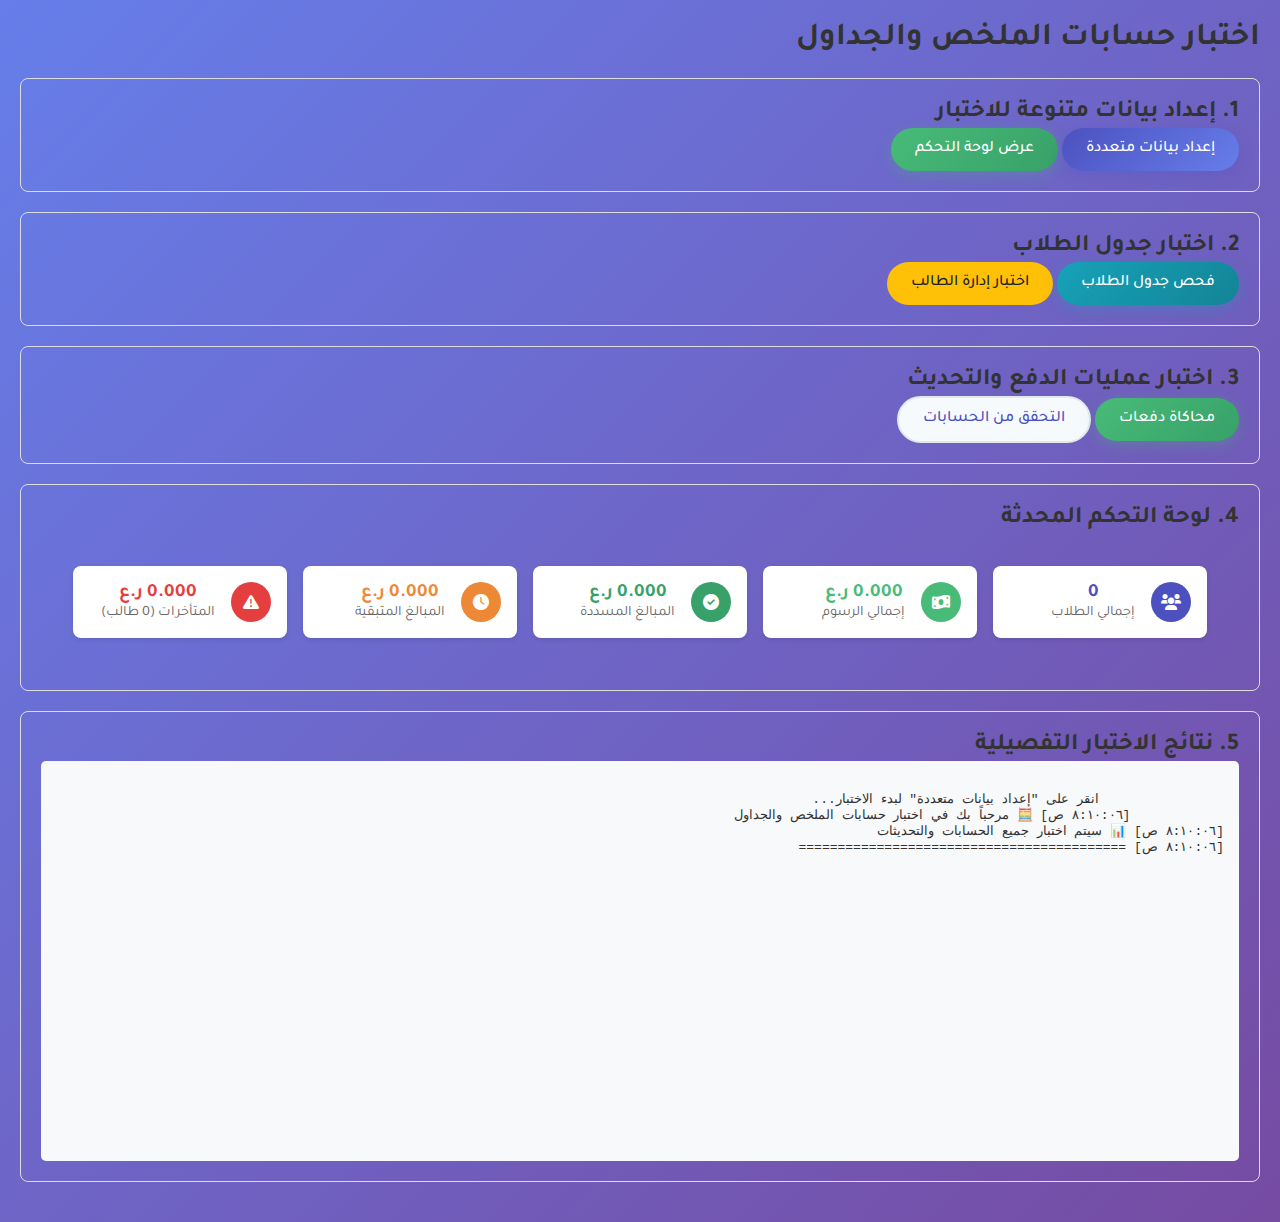
<file: test_summary_calculations.html>
<!DOCTYPE html>
<html lang="ar" dir="rtl">
<head>
    <meta charset="UTF-8">
    <meta name="viewport" content="width=device-width, initial-scale=1.0">
    <title>اختبار حسابات الملخص والجداول</title>
    <link rel="stylesheet" href="styles.css">
    <link href="https://fonts.googleapis.com/css2?family=Tajawal:wght@300;400;500;700&display=swap" rel="stylesheet">
    <link rel="stylesheet" href="https://cdnjs.cloudflare.com/ajax/libs/font-awesome/6.0.0/css/all.min.css">
</head>
<body>
    <div style="padding: 20px;">
        <h1>اختبار حسابات الملخص والجداول</h1>
        
        <div class="test-section" style="margin: 20px 0; padding: 20px; border: 1px solid #ddd; border-radius: 8px;">
            <h2>1. إعداد بيانات متنوعة للاختبار</h2>
            <button class="btn btn-primary" onclick="setupComplexTestData()">إعداد بيانات متعددة</button>
            <button class="btn btn-success" onclick="viewDashboard()">عرض لوحة التحكم</button>
        </div>
        
        <div class="test-section" style="margin: 20px 0; padding: 20px; border: 1px solid #ddd; border-radius: 8px;">
            <h2>2. اختبار جدول الطلاب</h2>
            <button class="btn btn-info" onclick="testDataGridView()">فحص جدول الطلاب</button>
            <button class="btn btn-warning" onclick="testStudentManagement()">اختبار إدارة الطالب</button>
        </div>
        
        <div class="test-section" style="margin: 20px 0; padding: 20px; border: 1px solid #ddd; border-radius: 8px;">
            <h2>3. اختبار عمليات الدفع والتحديث</h2>
            <button class="btn btn-success" onclick="simulatePayments()">محاكاة دفعات</button>
            <button class="btn btn-secondary" onclick="verifyCalculations()">التحقق من الحسابات</button>
        </div>
        
        <div class="test-section" style="margin: 20px 0; padding: 20px; border: 1px solid #ddd; border-radius: 8px;">
            <h2>4. لوحة التحكم المحدثة</h2>
            <div class="dashboard-cards" style="display: grid; grid-template-columns: repeat(auto-fit, minmax(200px, 1fr)); gap: 1rem;">
                <div class="stat-card" style="background: white; padding: 1rem; border-radius: 8px; box-shadow: 0 2px 4px rgba(0,0,0,0.1);">
                    <div style="display: flex; align-items: center; gap: 1rem;">
                        <div style="background: #4c51bf; color: white; padding: 0.5rem; border-radius: 50%; width: 40px; height: 40px; display: flex; align-items: center; justify-content: center;">
                            <i class="fas fa-users"></i>
                        </div>
                        <div>
                            <h3 id="test-total-students" style="margin: 0; color: #4c51bf;">0</h3>
                            <p style="margin: 0; color: #666; font-size: 0.9rem;">إجمالي الطلاب</p>
                        </div>
                    </div>
                </div>
                
                <div class="stat-card" style="background: white; padding: 1rem; border-radius: 8px; box-shadow: 0 2px 4px rgba(0,0,0,0.1);">
                    <div style="display: flex; align-items: center; gap: 1rem;">
                        <div style="background: #48bb78; color: white; padding: 0.5rem; border-radius: 50%; width: 40px; height: 40px; display: flex; align-items: center; justify-content: center;">
                            <i class="fas fa-money-bill-wave"></i>
                        </div>
                        <div>
                            <h3 id="test-total-fees" style="margin: 0; color: #48bb78;">0.000 ر.ع</h3>
                            <p style="margin: 0; color: #666; font-size: 0.9rem;">إجمالي الرسوم</p>
                        </div>
                    </div>
                </div>
                
                <div class="stat-card" style="background: white; padding: 1rem; border-radius: 8px; box-shadow: 0 2px 4px rgba(0,0,0,0.1);">
                    <div style="display: flex; align-items: center; gap: 1rem;">
                        <div style="background: #38a169; color: white; padding: 0.5rem; border-radius: 50%; width: 40px; height: 40px; display: flex; align-items: center; justify-content: center;">
                            <i class="fas fa-check-circle"></i>
                        </div>
                        <div>
                            <h3 id="test-paid-fees" style="margin: 0; color: #38a169;">0.000 ر.ع</h3>
                            <p style="margin: 0; color: #666; font-size: 0.9rem;">المبالغ المسددة</p>
                        </div>
                    </div>
                </div>
                
                <div class="stat-card" style="background: white; padding: 1rem; border-radius: 8px; box-shadow: 0 2px 4px rgba(0,0,0,0.1);">
                    <div style="display: flex; align-items: center; gap: 1rem;">
                        <div style="background: #ed8936; color: white; padding: 0.5rem; border-radius: 50%; width: 40px; height: 40px; display: flex; align-items: center; justify-content: center;">
                            <i class="fas fa-clock"></i>
                        </div>
                        <div>
                            <h3 id="test-pending-fees" style="margin: 0; color: #ed8936;">0.000 ر.ع</h3>
                            <p style="margin: 0; color: #666; font-size: 0.9rem;">المبالغ المتبقية</p>
                        </div>
                    </div>
                </div>
                
                <div class="stat-card" style="background: white; padding: 1rem; border-radius: 8px; box-shadow: 0 2px 4px rgba(0,0,0,0.1);">
                    <div style="display: flex; align-items: center; gap: 1rem;">
                        <div style="background: #e53e3e; color: white; padding: 0.5rem; border-radius: 50%; width: 40px; height: 40px; display: flex; align-items: center; justify-content: center;">
                            <i class="fas fa-exclamation-triangle"></i>
                        </div>
                        <div>
                            <h3 id="test-overdue-fees" style="margin: 0; color: #e53e3e;">0.000 ر.ع</h3>
                            <p style="margin: 0; color: #666; font-size: 0.9rem;">المتأخرات (<span id="test-overdue-students">0</span> طالب)</p>
                        </div>
                    </div>
                </div>
            </div>
        </div>
        
        <div class="test-section" style="margin: 20px 0; padding: 20px; border: 1px solid #ddd; border-radius: 8px;">
            <h2>5. نتائج الاختبار التفصيلية</h2>
            <div id="test-results" style="min-height: 400px; background: #f8f9fa; padding: 15px; border-radius: 5px; font-family: monospace; white-space: pre-wrap; overflow-y: auto;">
                انقر على "إعداد بيانات متعددة" لبدء الاختبار...
            </div>
        </div>
        
        <!-- النوافذ المنبثقة -->
        <div id="alert-overlay" class="alert-overlay">
            <div class="alert-box">
                <div class="alert-icon">
                    <i id="alert-icon" class="fas fa-info-circle"></i>
                </div>
                <div class="alert-content">
                    <p id="alert-message"></p>
                </div>
                <div class="alert-actions">
                    <button class="btn btn-primary" onclick="closeAlert()">حسناً</button>
                </div>
            </div>
        </div>
    </div>

    <script src="database.js"></script>
    <script src="app.js"></script>
    
    <script>
        let testStudents = [];
        
        function setupComplexTestData() {
            // تسجيل دخول تلقائي
            const adminUser = {
                id: 1,
                username: 'admin',
                role: 'admin',
                name: 'مدير النظام'
            };
            localStorage.setItem('logged_in_user', JSON.stringify(adminUser));
            
            // إنشاء طلاب متنوعين
            const studentsToCreate = [
                {
                    name: 'أحمد محمد علي',
                    grade: 'الصف الخامس',
                    guardian_type: 'موظف',
                    employee_name: 'محمد علي الكندي',
                    phone: '96891234567',
                    current_fees: 600,
                    installments_count: 3,
                    first_installment_date: '2024-01-01', // متأخرات
                    advance_payment: 0
                },
                {
                    name: 'فاطمة سالم أحمد',
                    grade: 'الصف الثالث',
                    guardian_type: 'غير موظف',
                    phone: '96891234568',
                    current_fees: 450,
                    installments_count: 2,
                    first_installment_date: '2024-02-01', // متأخرات جزئية
                    advance_payment: 100
                },
                {
                    name: 'عبدالله خالد سعيد',
                    grade: 'الصف الأول',
                    guardian_type: 'موظف',
                    employee_name: 'خالد سعيد البلوشي',
                    phone: '96891234569',
                    current_fees: 400,
                    installments_count: 4,
                    first_installment_date: '2024-03-01', // حديث
                    advance_payment: 50
                }
            ];
            
            testStudents = [];
            addLog('بدء إنشاء بيانات الطلاب المتنوعة...');
            
            studentsToCreate.forEach((studentInfo, index) => {
                const studentData = {
                    academic_year: '2024-2025',
                    name: studentInfo.name,
                    grade: studentInfo.grade,
                    guardian_type: studentInfo.guardian_type,
                    employee_name: studentInfo.employee_name,
                    phone: studentInfo.phone,
                    current_fees: studentInfo.current_fees,
                    installments_count: studentInfo.installments_count,
                    first_installment_date: studentInfo.first_installment_date,
                    advance_payment: studentInfo.advance_payment,
                    payment_method: 'نقداً'
                };
                
                const result = db.addStudent(studentData);
                
                if (result.success) {
                    testStudents.push(result.student);
                    addLog(`✓ تم إنشاء الطالب ${index + 1}: ${result.student.name} (ID: ${result.student.id})`);
                } else {
                    addLog(`✗ فشل في إنشاء الطالب ${index + 1}: ${result.error}`);
                }
            });
            
            addLog(`تم إنشاء ${testStudents.length} طالب من أصل ${studentsToCreate.length}`);
            addLog('==========================================');
        }
        
        function viewDashboard() {
            addLog('تحديث لوحة التحكم...');
            
            const stats = db.getDashboardStats();
            
            // تحديث البطاقات التجريبية
            document.getElementById('test-total-students').textContent = stats.totalStudents;
            document.getElementById('test-total-fees').textContent = formatCurrency(stats.totalFees);
            document.getElementById('test-paid-fees').textContent = formatCurrency(stats.totalPaid);
            document.getElementById('test-pending-fees').textContent = formatCurrency(stats.totalPending);
            document.getElementById('test-overdue-fees').textContent = formatCurrency(stats.totalOverdue || 0);
            document.getElementById('test-overdue-students').textContent = stats.studentsWithOverdue || 0;
            
            addLog('إحصائيات لوحة التحكم:');
            addLog(`- إجمالي الطلاب: ${stats.totalStudents}`);
            addLog(`- إجمالي الرسوم: ${formatCurrency(stats.totalFees)}`);
            addLog(`- المبالغ المسددة: ${formatCurrency(stats.totalPaid)}`);
            addLog(`- المبالغ المتبقية: ${formatCurrency(stats.totalPending)}`);
            addLog(`- المتأخرات: ${formatCurrency(stats.totalOverdue || 0)}`);
            addLog(`- الطلاب المتأخرين: ${stats.studentsWithOverdue || 0}`);
            addLog('==========================================');
        }
        
        function testDataGridView() {
            addLog('فحص بيانات جدول الطلاب...');
            
            if (testStudents.length === 0) {
                addLog('✗ لا توجد بيانات طلاب. قم بإعداد البيانات أولاً');
                return;
            }
            
            testStudents.forEach((student, index) => {
                const fees = db.getStudentFees(student.id);
                const payments = db.getStudentPayments(student.id);
                const stats = calculateStudentStats(student, fees, payments);
                
                addLog(`الطالب ${index + 1}: ${student.name}`);
                addLog(`  - إجمالي الرسوم: ${formatCurrency(stats.totalFees)}`);
                addLog(`  - المبلغ المسدد: ${formatCurrency(stats.totalPaid)}`);
                addLog(`  - المبلغ المتبقي: ${formatCurrency(stats.remainingAmount)}`);
                addLog(`  - المتأخرات: ${formatCurrency(stats.overdueAmount)}`);
                addLog(`  - نسبة التقدم: ${stats.progressPercentage}%`);
                addLog('');
            });
            
            addLog('==========================================');
        }
        
        function testStudentManagement() {
            if (testStudents.length === 0) {
                addLog('✗ لا توجد بيانات طلاب. قم بإعداد البيانات أولاً');
                return;
            }
            
            const firstStudent = testStudents[0];
            addLog(`فتح شاشة إدارة الطالب: ${firstStudent.name}`);
            
            try {
                manageStudent(firstStudent.id);
                addLog('✓ تم فتح شاشة إدارة الطالب بنجاح');
                
                // فحص تحديث المعلومات
                setTimeout(() => {
                    const feesElement = document.getElementById('manage-total-fees');
                    if (feesElement) {
                        addLog(`✓ المبلغ المتبقي في الرأس: ${feesElement.textContent}`);
                    }
                    
                    // إغلاق النافذة
                    const modal = document.getElementById('manage-student-modal');
                    if (modal) {
                        modal.style.display = 'none';
                    }
                }, 1000);
                
            } catch (error) {
                addLog(`✗ خطأ في فتح شاشة الإدارة: ${error.message}`);
            }
        }
        
        function simulatePayments() {
            if (testStudents.length === 0) {
                addLog('✗ لا توجد بيانات طلاب. قم بإعداد البيانات أولاً');
                return;
            }
            
            addLog('محاكاة دفعات للطلاب...');
            
            // دفعة للطالب الأول
            const payment1 = {
                student_id: testStudents[0].id,
                amount: 200,
                payment_method: 'نقداً',
                payment_date: new Date().toISOString().split('T')[0],
                notes: 'دفعة تجريبية 1'
            };
            
            const result1 = db.addPayment(payment1);
            if (result1.success) {
                addLog(`✓ تم دفع ${formatCurrency(200)} للطالب الأول`);
            }
            
            // دفعة للطالب الثاني
            const payment2 = {
                student_id: testStudents[1].id,
                amount: 150,
                payment_method: 'بنك',
                payment_date: new Date().toISOString().split('T')[0],
                notes: 'دفعة تجريبية 2'
            };
            
            const result2 = db.addPayment(payment2);
            if (result2.success) {
                addLog(`✓ تم دفع ${formatCurrency(150)} للطالب الثاني`);
            }
            
            addLog('تم الانتهاء من محاكاة الدفعات');
            addLog('==========================================');
        }
        
        function verifyCalculations() {
            addLog('التحقق من صحة الحسابات...');
            
            const stats = db.getDashboardStats();
            let manualTotal = 0;
            let manualPaid = 0;
            
            testStudents.forEach(student => {
                const fees = db.getStudentFees(student.id);
                const payments = db.getStudentPayments(student.id);
                const studentStats = calculateStudentStats(student, fees, payments);
                
                manualTotal += studentStats.totalFees;
                manualPaid += studentStats.totalPaid;
            });
            
            const manualRemaining = manualTotal - manualPaid;
            
            addLog('مقارنة الحسابات:');
            addLog(`إجمالي الرسوم - قاعدة البيانات: ${formatCurrency(stats.totalFees)}`);
            addLog(`إجمالي الرسوم - حساب يدوي: ${formatCurrency(manualTotal)}`);
            addLog(`المطابقة: ${stats.totalFees === manualTotal ? '✓' : '✗'}`);
            addLog('');
            addLog(`المبالغ المسددة - قاعدة البيانات: ${formatCurrency(stats.totalPaid)}`);
            addLog(`المبالغ المسددة - حساب يدوي: ${formatCurrency(manualPaid)}`);
            addLog(`المطابقة: ${stats.totalPaid === manualPaid ? '✓' : '✗'}`);
            addLog('');
            addLog(`المبالغ المتبقية - قاعدة البيانات: ${formatCurrency(stats.totalPending)}`);
            addLog(`المبالغ المتبقية - حساب يدوي: ${formatCurrency(manualRemaining)}`);
            addLog(`المطابقة: ${stats.totalPending === manualRemaining ? '✓' : '✗'}`);
            
            if (stats.totalFees === manualTotal && stats.totalPaid === manualPaid && stats.totalPending === manualRemaining) {
                addLog('🎉 جميع الحسابات صحيحة ومتطابقة!');
            } else {
                addLog('⚠️ هناك تضارب في الحسابات');
            }
            
            addLog('==========================================');
        }
        
        function addLog(message) {
            const resultsDiv = document.getElementById('test-results');
            const timestamp = new Date().toLocaleTimeString('ar-SA');
            resultsDiv.textContent += `[${timestamp}] ${message}\n`;
            resultsDiv.scrollTop = resultsDiv.scrollHeight;
        }
        
        // اختبار تلقائي عند تحميل الصفحة
        document.addEventListener('DOMContentLoaded', function() {
            addLog('🧮 مرحباً بك في اختبار حسابات الملخص والجداول');
            addLog('📊 سيتم اختبار جميع الحسابات والتحديثات');
            addLog('==========================================');
        });
    </script>
</body>
</html>
</file>
<file: styles.css>
/* إعدادات عامة */
* {
    margin: 0;
    padding: 0;
    box-sizing: border-box;
}

body {
    font-family: 'Tajawal', Arial, sans-serif;
    background: linear-gradient(135deg, #667eea 0%, #764ba2 100%);
    min-height: 100vh;
    direction: rtl;
    color: #333;
}

/* شريط التنقل */
.navbar {
    background: rgba(255, 255, 255, 0.95);
    backdrop-filter: blur(10px);
    border-bottom: 1px solid rgba(0, 0, 0, 0.1);
    position: sticky;
    top: 0;
    z-index: 1000;
    box-shadow: 0 2px 20px rgba(0, 0, 0, 0.1);
}

.nav-container {
    display: flex;
    justify-content: space-between;
    align-items: center;
    padding: 1rem 2rem;
    max-width: 1400px;
    margin: 0 auto;
}

.nav-brand {
    display: flex;
    align-items: center;
    gap: 0.5rem;
    font-size: 1.5rem;
    font-weight: 700;
    color: #4c51bf;
}

.nav-brand i {
    font-size: 2rem;
}

.nav-menu {
    display: flex;
    gap: 1rem;
}

.nav-item {
    background: none;
    border: none;
    padding: 0.75rem 1.5rem;
    border-radius: 50px;
    cursor: pointer;
    transition: all 0.3s ease;
    font-family: 'Tajawal', Arial, sans-serif;
    font-size: 1rem;
    font-weight: 500;
    display: flex;
    align-items: center;
    gap: 0.5rem;
    color: #666;
}

.nav-item:hover {
    background: #f7fafc;
    color: #4c51bf;
    transform: translateY(-2px);
}

.nav-item.active {
    background: #4c51bf;
    color: white;
    box-shadow: 0 4px 15px rgba(76, 81, 191, 0.3);
}

.nav-user {
    display: flex;
    align-items: center;
    gap: 0.5rem;
    padding: 0.5rem 1rem;
    background: #f7fafc;
    border-radius: 50px;
    color: #4c51bf;
    font-weight: 500;
}

.nav-user i {
    font-size: 1.5rem;
}

/* المحتوى الرئيسي */
.main-content {
    padding: 2rem;
    max-width: 1400px;
    margin: 0 auto;
}

.content-section {
    display: none;
    background: white;
    border-radius: 20px;
    box-shadow: 0 10px 40px rgba(0, 0, 0, 0.1);
    overflow: hidden;
}

.content-section.active {
    display: block;
    animation: fadeIn 0.5s ease-in-out;
}

@keyframes fadeIn {
    from { opacity: 0; transform: translateY(20px); }
    to { opacity: 1; transform: translateY(0); }
}

/* رأس الأقسام */
.section-header, .dashboard-header {
    background: linear-gradient(135deg, #4c51bf, #667eea);
    color: white;
    padding: 2rem;
    display: flex;
    justify-content: space-between;
    align-items: center;
}

.section-header h1, .dashboard-header h1 {
    font-size: 2rem;
    font-weight: 600;
    display: flex;
    align-items: center;
    gap: 1rem;
}

.header-actions {
    display: flex;
    gap: 1rem;
}

.date-info {
    font-size: 1.1rem;
    opacity: 0.9;
}

/* لوحة التحكم */
.dashboard-cards {
    display: grid;
    grid-template-columns: repeat(auto-fit, minmax(250px, 1fr));
    gap: 2rem;
    padding: 2rem;
}

.stat-card {
    background: white;
    padding: 2rem;
    border-radius: 15px;
    box-shadow: 0 5px 20px rgba(0, 0, 0, 0.1);
    display: flex;
    align-items: center;
    gap: 1.5rem;
    transition: transform 0.3s ease, box-shadow 0.3s ease;
}

.stat-card:hover {
    transform: translateY(-5px);
    box-shadow: 0 15px 40px rgba(0, 0, 0, 0.15);
}

.card-icon {
    width: 60px;
    height: 60px;
    border-radius: 50%;
    display: flex;
    align-items: center;
    justify-content: center;
    font-size: 1.5rem;
    color: white;
}

.stat-card:nth-child(1) .card-icon { background: linear-gradient(135deg, #667eea, #764ba2); }
.stat-card:nth-child(2) .card-icon { background: linear-gradient(135deg, #f093fb, #f5576c); }
.stat-card:nth-child(3) .card-icon { background: linear-gradient(135deg, #4facfe, #00f2fe); }
.stat-card:nth-child(4) .card-icon { background: linear-gradient(135deg, #ffecd2, #fcb69f); }

.card-content h3 {
    font-size: 2rem;
    font-weight: 700;
    color: #333;
    margin-bottom: 0.5rem;
}

.card-content p {
    color: #666;
    font-size: 1rem;
}

/* الأزرار */
.btn {
    display: inline-flex;
    align-items: center;
    gap: 0.5rem;
    padding: 0.75rem 1.5rem;
    border: none;
    border-radius: 50px;
    cursor: pointer;
    font-family: 'Tajawal', Arial, sans-serif;
    font-size: 1rem;
    font-weight: 500;
    text-decoration: none;
    transition: all 0.3s ease;
    white-space: nowrap;
}

.btn-primary {
    background: linear-gradient(135deg, #4c51bf, #667eea);
    color: white;
    box-shadow: 0 4px 15px rgba(76, 81, 191, 0.3);
}

.btn-primary:hover {
    transform: translateY(-2px);
    box-shadow: 0 8px 25px rgba(76, 81, 191, 0.4);
}

.btn-secondary {
    background: #f7fafc;
    color: #4c51bf;
    border: 2px solid #e2e8f0;
}

.btn-secondary:hover {
    background: #edf2f7;
    border-color: #cbd5e0;
    transform: translateY(-2px);
}

.btn-danger {
    background: linear-gradient(135deg, #f56565, #e53e3e);
    color: white;
}

.btn-success {
    background: linear-gradient(135deg, #48bb78, #38a169);
    color: white;
    box-shadow: 0 4px 15px rgba(72, 187, 120, 0.3);
}

.btn-success:hover {
    transform: translateY(-2px);
    box-shadow: 0 8px 25px rgba(72, 187, 120, 0.4);
}

.btn-info {
    background: linear-gradient(135deg, #17a2b8, #138496);
    color: white;
    box-shadow: 0 4px 15px rgba(23, 162, 184, 0.3);
}

.btn-info:hover {
    transform: translateY(-2px);
    box-shadow: 0 8px 25px rgba(23, 162, 184, 0.4);
}

/* أدوات البحث والتصفية */
.search-filters {
    display: flex;
    gap: 1rem;
    padding: 2rem;
    background: #f7fafc;
    align-items: center;
}

.search-box {
    position: relative;
    flex: 1;
    max-width: 400px;
}

.search-box i {
    position: absolute;
    right: 15px;
    top: 50%;
    transform: translateY(-50%);
    color: #cbd5e0;
}

.search-box input {
    width: 100%;
    padding: 0.75rem 3rem 0.75rem 1rem;
    border: 2px solid #e2e8f0;
    border-radius: 50px;
    font-size: 1rem;
    font-family: 'Tajawal', Arial, sans-serif;
    transition: border-color 0.3s ease;
}

.search-box input:focus {
    outline: none;
    border-color: #4c51bf;
}

/* الجداول */
.table-container {
    overflow-x: auto;
    margin: 0 2rem 2rem;
}

.data-table {
    width: 100%;
    border-collapse: collapse;
    font-size: 0.95rem;
}

.data-table th {
    background: linear-gradient(135deg, #f7fafc, #edf2f7);
    padding: 1rem;
    text-align: right;
    font-weight: 600;
    color: #4a5568;
    border-bottom: 2px solid #e2e8f0;
    white-space: nowrap;
}

.data-table td {
    padding: 1rem;
    border-bottom: 1px solid #e2e8f0;
    text-align: right;
}

.data-table tbody tr {
    transition: background-color 0.3s ease;
}

.data-table tbody tr:hover {
    background-color: #f7fafc;
}

/* النوافذ المنبثقة */
.modal {
    display: none;
    position: fixed;
    z-index: 2000;
    left: 0;
    top: 0;
    width: 100%;
    height: 100%;
    background-color: rgba(0, 0, 0, 0.5);
    backdrop-filter: blur(5px);
}

.modal-content {
    background-color: white;
    margin: 5% auto;
    border-radius: 20px;
    width: 90%;
    max-width: 800px;
    max-height: 90vh;
    overflow-y: auto;
    box-shadow: 0 20px 60px rgba(0, 0, 0, 0.3);
    animation: modalSlideIn 0.3s ease-out;
}

@keyframes modalSlideIn {
    from { 
        opacity: 0; 
        transform: translateY(-50px) scale(0.95); 
    }
    to { 
        opacity: 1; 
        transform: translateY(0) scale(1); 
    }
}

.modal-header {
    background: linear-gradient(135deg, #4c51bf, #667eea);
    color: white;
    padding: 1.5rem 2rem;
    display: flex;
    justify-content: space-between;
    align-items: center;
    border-radius: 20px 20px 0 0;
}

.modal-header h2 {
    font-size: 1.5rem;
    font-weight: 600;
    display: flex;
    align-items: center;
    gap: 0.75rem;
}

.close {
    color: white;
    font-size: 2rem;
    font-weight: bold;
    cursor: pointer;
    transition: opacity 0.3s ease;
}

.close:hover {
    opacity: 0.7;
}

.modal-body {
    padding: 2rem;
}

.modal-footer {
    padding: 1.5rem 2rem;
    background: #f7fafc;
    border-radius: 0 0 20px 20px;
    display: flex;
    justify-content: flex-end;
    gap: 1rem;
}

/* النماذج */
.form-row {
    display: grid;
    grid-template-columns: 1fr 1fr;
    gap: 1.5rem;
    margin-bottom: 1.5rem;
}

.form-group {
    display: flex;
    flex-direction: column;
    gap: 0.5rem;
}

.form-group label {
    font-weight: 600;
    color: #4a5568;
    font-size: 0.95rem;
}

.form-control {
    padding: 0.75rem;
    border: 2px solid #e2e8f0;
    border-radius: 10px;
    font-size: 1rem;
    font-family: 'Tajawal', Arial, sans-serif;
    transition: border-color 0.3s ease, box-shadow 0.3s ease;
}

.form-control:focus {
    outline: none;
    border-color: #4c51bf;
    box-shadow: 0 0 0 3px rgba(76, 81, 191, 0.1);
}

select.form-control {
    cursor: pointer;
}

/* التقارير */
.reports-grid {
    display: grid;
    grid-template-columns: repeat(auto-fit, minmax(300px, 1fr));
    gap: 2rem;
    padding: 2rem;
}

.report-card {
    background: white;
    padding: 2rem;
    border-radius: 15px;
    box-shadow: 0 5px 20px rgba(0, 0, 0, 0.1);
    text-align: center;
    transition: transform 0.3s ease;
}

.report-card:hover {
    transform: translateY(-5px);
}

.report-card h3 {
    font-size: 1.3rem;
    font-weight: 600;
    color: #333;
    margin-bottom: 1rem;
}

.report-card p {
    color: #666;
    margin-bottom: 1.5rem;
}

/* الإعدادات */
.settings-content {
    padding: 2rem;
}

.settings-card {
    background: white;
    padding: 2rem;
    border-radius: 15px;
    box-shadow: 0 5px 20px rgba(0, 0, 0, 0.1);
}

.settings-card h3 {
    font-size: 1.5rem;
    font-weight: 600;
    color: #333;
    margin-bottom: 2rem;
}

/* الرسوم والأقساط */
.fees-content {
    padding: 2rem;
}

.fees-summary {
    margin-bottom: 2rem;
}

.fees-summary h3 {
    font-size: 1.5rem;
    font-weight: 600;
    color: #333;
    margin-bottom: 1.5rem;
}

.summary-cards {
    display: grid;
    grid-template-columns: repeat(auto-fit, minmax(200px, 1fr));
    gap: 1.5rem;
}

.summary-card {
    background: linear-gradient(135deg, #f7fafc, #edf2f7);
    padding: 1.5rem;
    border-radius: 15px;
    text-align: center;
    border: 2px solid #e2e8f0;
}

.summary-card h4 {
    font-size: 1rem;
    color: #666;
    margin-bottom: 0.5rem;
}

.summary-card span {
    font-size: 1.5rem;
    font-weight: 700;
    color: #4c51bf;
}

/* الاستجابة للشاشات الصغيرة */
@media (max-width: 768px) {
    .nav-container {
        flex-direction: column;
        gap: 1rem;
        padding: 1rem;
    }
    
    .nav-menu {
        flex-wrap: wrap;
        justify-content: center;
    }
    
    .form-row {
        grid-template-columns: 1fr;
        gap: 1rem;
    }
    
    .dashboard-cards {
        grid-template-columns: 1fr;
    }
    
    .search-filters {
        flex-direction: column;
        align-items: stretch;
    }
    
    .header-actions {
        flex-direction: column;
        gap: 0.5rem;
    }
    
    .section-header, .dashboard-header {
        flex-direction: column;
        gap: 1rem;
        text-align: center;
    }
}

/* إضافات خاصة بالاتجاه العربي */
input[type="number"] {
    text-align: left;
}

.table-container {
    direction: rtl;
}

/* تحسينات إضافية */
.fade-in {
    animation: fadeIn 0.5s ease-in-out;
}

.slide-up {
    animation: slideUp 0.3s ease-out;
}

@keyframes slideUp {
    from { transform: translateY(20px); opacity: 0; }
    to { transform: translateY(0); opacity: 1; }
}

/* حالات التحميل */
.loading {
    display: inline-block;
    width: 20px;
    height: 20px;
    border: 3px solid #f3f3f3;
    border-top: 3px solid #4c51bf;
    border-radius: 50%;
    animation: spin 1s linear infinite;
}

@keyframes spin {
    0% { transform: rotate(0deg); }
    100% { transform: rotate(360deg); }
}

/* رسائل التنبيه */
.alert {
    padding: 1rem 1.5rem;
    border-radius: 10px;
    margin-bottom: 1rem;
    font-weight: 500;
}

.alert-success {
    background-color: #f0fff4;
    border: 1px solid #9ae6b4;
    color: #276749;
}

.alert-error {
    background-color: #fed7d7;
    border: 1px solid #feb2b2;
    color: #c53030;
}

.alert-warning {
    background-color: #fefce8;
    border: 1px solid #fde047;
    color: #a16207;
}

/* شاشة تسجيل الدخول */
.login-overlay {
    position: fixed;
    top: 0;
    left: 0;
    width: 100%;
    height: 100%;
    background: linear-gradient(135deg, #667eea 0%, #764ba2 100%);
    z-index: 10000;
    display: flex;
    align-items: center;
    justify-content: center;
}

.login-container {
    background: white;
    border-radius: 20px;
    box-shadow: 0 20px 60px rgba(0, 0, 0, 0.3);
    overflow: hidden;
    width: 90%;
    max-width: 450px;
    animation: loginSlideIn 0.6s ease-out;
}

@keyframes loginSlideIn {
    from { 
        opacity: 0; 
        transform: translateY(-50px) scale(0.9); 
    }
    to { 
        opacity: 1; 
        transform: translateY(0) scale(1); 
    }
}

.login-header {
    background: linear-gradient(135deg, #4c51bf, #667eea);
    color: white;
    text-align: center;
    padding: 2rem;
}

.login-header i {
    font-size: 3rem;
    margin-bottom: 1rem;
    display: block;
}

.login-header h1 {
    font-size: 1.8rem;
    font-weight: 600;
    margin-bottom: 0.5rem;
}

.login-header p {
    opacity: 0.9;
    font-size: 1.1rem;
}

.login-form {
    padding: 2rem;
}

.input-with-icon {
    position: relative;
}

.input-with-icon i {
    position: absolute;
    right: 15px;
    top: 50%;
    transform: translateY(-50%);
    color: #cbd5e0;
    font-size: 1.1rem;
}

.input-with-icon input {
    padding-right: 3rem;
}

.btn-login {
    width: 100%;
    background: linear-gradient(135deg, #4c51bf, #667eea);
    color: white;
    padding: 1rem;
    font-size: 1.1rem;
    font-weight: 600;
    border: none;
    border-radius: 10px;
    cursor: pointer;
    transition: all 0.3s ease;
    margin-top: 1rem;
}

.btn-login:hover {
    transform: translateY(-2px);
    box-shadow: 0 8px 25px rgba(76, 81, 191, 0.4);
}

.login-info {
    margin-top: 2rem;
    padding: 1.5rem;
    background: #f8f9fa;
    border-radius: 10px;
    border: 1px solid #e9ecef;
}

.login-info h4 {
    color: #4c51bf;
    margin-bottom: 1rem;
    font-size: 1rem;
    font-weight: 600;
}

.demo-accounts {
    display: flex;
    flex-direction: column;
    gap: 0.75rem;
}

.demo-account {
    padding: 0.75rem;
    background: white;
    border-radius: 8px;
    border: 1px solid #dee2e6;
    font-size: 0.9rem;
    line-height: 1.4;
}

.demo-account strong {
    color: #4c51bf;
}

/* إخفاء المحتوى الرئيسي عند تسجيل الدخول */
.login-active .navbar,
.login-active .main-content {
    display: none;
}

/* أنماط خاصة بالصلاحيات */
.admin-only {
    display: none;
}

.accountant-only {
    display: none;
}

.user-restricted {
    opacity: 0.6;
    pointer-events: none;
}

body.admin .admin-only {
    display: block;
}

body.accountant .accountant-only {
    display: block;
}

body.user .user-restricted {
    opacity: 0.6;
    pointer-events: none;
}

/* تحسينات الطباعة */
@media print {
    .navbar, .header-actions, .search-filters, .login-overlay {
        display: none !important;
    }
    
    .main-content {
        padding: 0;
        box-shadow: none;
    }
    
    .content-section {
        box-shadow: none;
        border-radius: 0;
    }
}

/* الاستجابة للشاشات الصغيرة - شاشة تسجيل الدخول */
@media (max-width: 768px) {
    .login-container {
        width: 95%;
        margin: 1rem;
    }
    
    .login-header {
        padding: 1.5rem;
    }
    
    .login-header h1 {
        font-size: 1.5rem;
    }
    
    .login-form {
        padding: 1.5rem;
    }
    
    .demo-accounts {
        gap: 0.5rem;
    }
    
    .demo-account {
        padding: 0.5rem;
        font-size: 0.85rem;
    }
}

/* =============== تنسيقات النوافذ الجديدة =============== */

/* Modal إدارة الطالب */
.large-modal {
    max-width: 90%;
    width: 1200px;
    max-height: 90vh;
    overflow-y: auto;
}

.manage-actions {
    padding: 20px 0;
    border-bottom: 1px solid #e0e0e0;
    margin-bottom: 20px;
}

.print-buttons {
    display: flex;
    gap: 15px;
    justify-content: center;
    flex-wrap: wrap;
}

.print-buttons .btn {
    padding: 10px 20px;
    font-weight: 600;
    border-radius: 8px;
    transition: all 0.3s ease;
    display: flex;
    align-items: center;
    gap: 8px;
}

.print-buttons .btn:hover {
    transform: translateY(-2px);
    box-shadow: 0 4px 12px rgba(0,0,0,0.15);
}

.print-buttons .btn-secondary {
    background: linear-gradient(45deg, #6c757d, #495057);
    border: none;
    color: white;
}

.print-buttons .btn-secondary:hover {
    background: linear-gradient(45deg, #495057, #343a40);
}

.print-buttons .btn-outline-danger {
    border: 2px solid #dc3545;
    color: #dc3545;
    background: transparent;
}

.print-buttons .btn-outline-danger:hover {
    background: #dc3545;
    color: white;
}

.modal-header {
    border-bottom: 2px solid #eee;
    padding-bottom: 20px;
    margin-bottom: 20px;
}

.student-info-summary {
    display: flex;
    gap: 20px;
    margin-top: 15px;
    flex-wrap: wrap;
}

.info-card {
    display: flex;
    align-items: center;
    gap: 10px;
    background: #f8f9fa;
    padding: 15px;
    border-radius: 8px;
    border-right: 4px solid #007bff;
    flex: 1;
    min-width: 200px;
}

.info-card i {
    color: #007bff;
    font-size: 18px;
}

.info-card span {
    font-weight: 600;
    color: #333;
}

/* التبويبات */
.manage-tabs {
    display: flex;
    border-bottom: 2px solid #eee;
    margin: 20px 0;
    gap: 5px;
}

.tab-btn {
    background: none;
    border: none;
    padding: 12px 20px;
    cursor: pointer;
    border-radius: 8px 8px 0 0;
    font-weight: 600;
    color: #666;
    transition: all 0.3s ease;
}

.tab-btn:hover {
    background: #f8f9fa;
    color: #333;
}

.tab-btn.active {
    background: #007bff;
    color: white;
}

.tab-content {
    display: none;
    padding: 20px 0;
}

.tab-content.active {
    display: block;
}

/* أقسام المدفوعات */
.payments-section {
    margin-bottom: 30px;
}

.payments-section h3 {
    color: #333;
    margin-bottom: 15px;
    padding-bottom: 10px;
    border-bottom: 2px solid #007bff;
}

/* كروت الملخص */
.summary-cards {
    display: grid;
    grid-template-columns: repeat(auto-fit, minmax(250px, 1fr));
    gap: 20px;
    margin-bottom: 30px;
}

.summary-card {
    background: white;
    border-radius: 12px;
    padding: 20px;
    box-shadow: 0 4px 6px rgba(0, 0, 0, 0.1);
    border-right: 5px solid #007bff;
    display: flex;
    align-items: center;
    gap: 15px;
}

.summary-card.paid {
    border-right-color: #28a745;
}

.summary-card.pending {
    border-right-color: #ffc107;
}

.summary-card.overdue {
    border-right-color: #dc3545;
}

.card-icon {
    width: 50px;
    height: 50px;
    border-radius: 50%;
    display: flex;
    align-items: center;
    justify-content: center;
    font-size: 20px;
    color: white;
    background: #007bff;
}

.summary-card.paid .card-icon {
    background: #28a745;
}

.summary-card.pending .card-icon {
    background: #ffc107;
}

.summary-card.overdue .card-icon {
    background: #dc3545;
}

.card-content h4 {
    color: #666;
    font-size: 14px;
    margin: 0 0 5px 0;
    font-weight: 500;
}

.card-content .amount {
    color: #333;
    font-size: 18px;
    font-weight: 700;
}

/* شريط التقدم */
.progress-section {
    background: #f8f9fa;
    padding: 20px;
    border-radius: 12px;
}

.progress-section h3 {
    color: #333;
    margin-bottom: 15px;
}

.progress-container {
    display: flex;
    align-items: center;
    gap: 15px;
}

.progress-bar {
    flex: 1;
    height: 20px;
    background: #e9ecef;
    border-radius: 10px;
    overflow: hidden;
    position: relative;
}

.progress-fill {
    height: 100%;
    background: linear-gradient(90deg, #28a745 0%, #20c997 100%);
    border-radius: 10px;
    transition: width 0.5s ease;
}

.progress-text {
    font-weight: 700;
    color: #28a745;
    font-size: 16px;
    min-width: 50px;
}

/* تحسينات للأزرار */
.btn-warning {
    background-color: #ffc107;
    border-color: #ffc107;
    color: #212529;
}

.btn-warning:hover {
    background-color: #e0a800;
    border-color: #d39e00;
}

.btn-info {
    background-color: #17a2b8;
    border-color: #17a2b8;
    color: white;
}

.btn-info:hover {
    background-color: #138496;
    border-color: #117a8b;
}

/* تحسين عرض أزرار الإجراءات */
.action-buttons {
    display: flex;
    gap: 5px;
    flex-wrap: wrap;
    justify-content: center;
}

.action-buttons .btn {
    margin: 2px;
}

/* حالات الأقساط */
.status {
    padding: 4px 8px;
    border-radius: 20px;
    font-size: 12px;
    font-weight: 600;
    text-transform: uppercase;
}

.status.paid {
    background: #d4edda;
    color: #155724;
}

.status.pending {
    background: #fff3cd;
    color: #856404;
}

.status.overdue {
    background: #f8d7da;
    color: #721c24;
}

/* تحسينات للجداول في النوافذ */
.tab-content .table-container {
    margin: 20px 0;
}

.tab-content .data-table th {
    background: #f8f9fa;
    font-weight: 600;
    color: #333;
}

.tab-content .data-table tr:hover {
    background: #f8f9fa;
}

/* تحسين نموذج التعديل */
.form-buttons {
    display: flex;
    gap: 10px;
    justify-content: flex-end;
    margin-top: 20px;
    padding-top: 20px;
    border-top: 1px solid #eee;
}

/* تجاوبية للشاشات الصغيرة */
@media (max-width: 768px) {
    .large-modal {
        max-width: 95%;
        width: 95%;
        margin: 20px auto;
    }
    
    .student-info-summary {
        flex-direction: column;
    }
    
    .summary-cards {
        grid-template-columns: 1fr;
    }
    
    .manage-tabs {
        flex-direction: column;
    }
    
    .tab-btn {
        border-radius: 8px;
        margin-bottom: 5px;
    }
    
    .action-buttons {
        justify-content: flex-start;
    }
    
    .progress-container {
        flex-direction: column;
        align-items: stretch;
        gap: 10px;
    }
    
    .progress-text {
        text-align: center;
    }
}

/* نوافذ التنبيه */
.alert-overlay {
    display: none;
    position: fixed;
    top: 0;
    left: 0;
    width: 100%;
    height: 100%;
    background: rgba(0, 0, 0, 0.5);
    z-index: 10000;
    backdrop-filter: blur(3px);
}

.alert-box {
    position: absolute;
    top: 50%;
    left: 50%;
    transform: translate(-50%, -50%);
    background: white;
    border-radius: 12px;
    padding: 2rem;
    min-width: 300px;
    max-width: 500px;
    text-align: center;
    box-shadow: 0 10px 40px rgba(0, 0, 0, 0.2);
    animation: alertSlideIn 0.3s ease-out;
}

@keyframes alertSlideIn {
    from {
        opacity: 0;
        transform: translate(-50%, -60%);
    }
    to {
        opacity: 1;
        transform: translate(-50%, -50%);
    }
}

.alert-icon {
    margin-bottom: 1rem;
}

.alert-icon i {
    font-size: 3rem;
    color: #4c51bf;
}

.alert-icon i.fa-check-circle {
    color: #48bb78;
}

.alert-icon i.fa-exclamation-triangle {
    color: #ed8936;
}

.alert-icon i.fa-times-circle {
    color: #f56565;
}

.alert-content p {
    font-size: 1.1rem;
    margin-bottom: 1.5rem;
    color: #4a5568;
    line-height: 1.6;
}

.alert-actions {
    display: flex;
    justify-content: center;
    gap: 1rem;
}

/* أنماط نافذة الدفع */
.payment-info {
    background: #f8f9fa;
    padding: 1rem;
    border-radius: 8px;
    margin-bottom: 1.5rem;
}

.info-grid {
    display: grid;
    grid-template-columns: repeat(auto-fit, minmax(200px, 1fr));
    gap: 1rem;
}

.info-item {
    display: flex;
    justify-content: space-between;
    align-items: center;
    padding: 0.5rem;
    background: white;
    border-radius: 6px;
    border: 1px solid #e9ecef;
}

.info-item label {
    font-weight: 500;
    color: #495057;
    margin: 0;
}

.info-item span {
    font-weight: 600;
    color: #212529;
}

/* تحسينات ألوان الحالة */
.status.paid {
    background-color: #d1edff;
    color: #0c63e4;
    border: 1px solid #b8daff;
}

.status.pending {
    background-color: #fff3cd;
    color: #856404;
    border: 1px solid #ffeaa7;
}

.status.overdue {
    background-color: #f8d7da;
    color: #721c24;
    border: 1px solid #f5c6cb;
    animation: pulse 2s infinite;
}

@keyframes pulse {
    0% { opacity: 1; }
    50% { opacity: 0.7; }
    100% { opacity: 1; }
}

/* أنماط نوع ولي الأمر */
.guardian-type {
    display: inline-block;
    padding: 4px 8px;
    border-radius: 12px;
    font-size: 0.85rem;
    font-weight: 500;
    text-align: center;
}

.guardian-type.employee {
    background-color: #e3f2fd;
    color: #1976d2;
    border: 1px solid #bbdefb;
}

.guardian-type.non-employee {
    background-color: #f3e5f5;
    color: #7b1fa2;
    border: 1px solid #e1bee7;
}

.guardian-type small {
    display: block;
    font-size: 0.75rem;
    opacity: 0.8;
    margin-top: 2px;
}

/* حالات الأقساط */
.status {
    display: inline-block;
    padding: 4px 8px;
    border-radius: 12px;
    font-size: 0.8rem;
    font-weight: 500;
    text-align: center;
}

.status.paid {
    background-color: #d4edda;
    color: #155724;
    border: 1px solid #c3e6cb;
}

.status.pending {
    background-color: #fff3cd;
    color: #856404;
    border: 1px solid #ffeaa7;
}

.status.overdue {
    background-color: #f8d7da;
    color: #721c24;
    border: 1px solid #f5c6cb;
}

/* أنماط شريط التقدم */
.progress-container {
    margin: 1rem 0;
}

.progress-bar {
    width: 100%;
    height: 20px;
    background-color: #e9ecef;
    border-radius: 10px;
    overflow: hidden;
    position: relative;
}

.progress-fill {
    height: 100%;
    transition: width 0.3s ease;
    border-radius: 10px;
    position: relative;
}

.progress-text {
    margin-top: 0.5rem;
    font-weight: 500;
    text-align: center;
    font-size: 1.1rem;
}

/* أنماط عوامل التصفية في التقارير */
.reports-filters {
    background: rgba(255, 255, 255, 0.95);
    backdrop-filter: blur(10px);
    border-radius: 15px;
    padding: 2rem;
    margin-bottom: 2rem;
    box-shadow: 0 8px 32px rgba(0, 0, 0, 0.1);
    border: 1px solid rgba(255, 255, 255, 0.2);
}

.reports-filters h3 {
    color: #4c51bf;
    margin-bottom: 1.5rem;
    font-size: 1.3rem;
    font-weight: 600;
    display: flex;
    align-items: center;
    gap: 0.5rem;
}

.filters-row {
    display: grid;
    grid-template-columns: repeat(auto-fit, minmax(250px, 1fr));
    gap: 1.5rem;
    margin-bottom: 2rem;
}

.filter-group {
    display: flex;
    flex-direction: column;
    gap: 0.5rem;
}

.filter-group label {
    font-weight: 600;
    color: #4a5568;
    font-size: 0.9rem;
}

.filters-actions {
    display: flex;
    gap: 1rem;
    justify-content: center;
    flex-wrap: wrap;
}

.filters-actions .btn {
    min-width: 140px;
    display: flex;
    align-items: center;
    justify-content: center;
    gap: 0.5rem;
}

/* إحصائيات البيانات المفلترة */
.filtered-stats {
    background: rgba(255, 255, 255, 0.95);
    backdrop-filter: blur(10px);
    border-radius: 15px;
    padding: 2rem;
    margin-bottom: 2rem;
    box-shadow: 0 8px 32px rgba(0, 0, 0, 0.1);
    border: 1px solid rgba(255, 255, 255, 0.2);
}

.filtered-stats h3 {
    color: #4c51bf;
    margin-bottom: 1.5rem;
    font-size: 1.3rem;
    font-weight: 600;
    display: flex;
    align-items: center;
    gap: 0.5rem;
}

.stats-cards {
    display: grid;
    grid-template-columns: repeat(auto-fit, minmax(200px, 1fr));
    gap: 1.5rem;
}

.stat-card {
    background: linear-gradient(135deg, #667eea 0%, #764ba2 100%);
    border-radius: 15px;
    padding: 1.5rem;
    color: white;
    text-align: center;
    box-shadow: 0 8px 25px rgba(0, 0, 0, 0.15);
    transition: transform 0.3s ease, box-shadow 0.3s ease;
}

.stat-card:hover {
    transform: translateY(-5px);
    box-shadow: 0 15px 35px rgba(0, 0, 0, 0.2);
}

.stat-card .card-icon {
    font-size: 2.5rem;
    margin-bottom: 1rem;
    opacity: 0.8;
}

.stat-card .card-content h4 {
    font-size: 1.8rem;
    font-weight: 700;
    margin-bottom: 0.5rem;
}

.stat-card .card-content p {
    font-size: 0.9rem;
    opacity: 0.9;
}

/* تحسينات للاستجابة */
@media (max-width: 768px) {
    .filters-row {
        grid-template-columns: 1fr;
        gap: 1rem;
    }
    
    .filters-actions {
        flex-direction: column;
        align-items: stretch;
    }
    
    .filters-actions .btn {
        min-width: auto;
        width: 100%;
    }
    
    .stats-cards {
        grid-template-columns: 1fr;
        gap: 1rem;
    }
}
</file>
